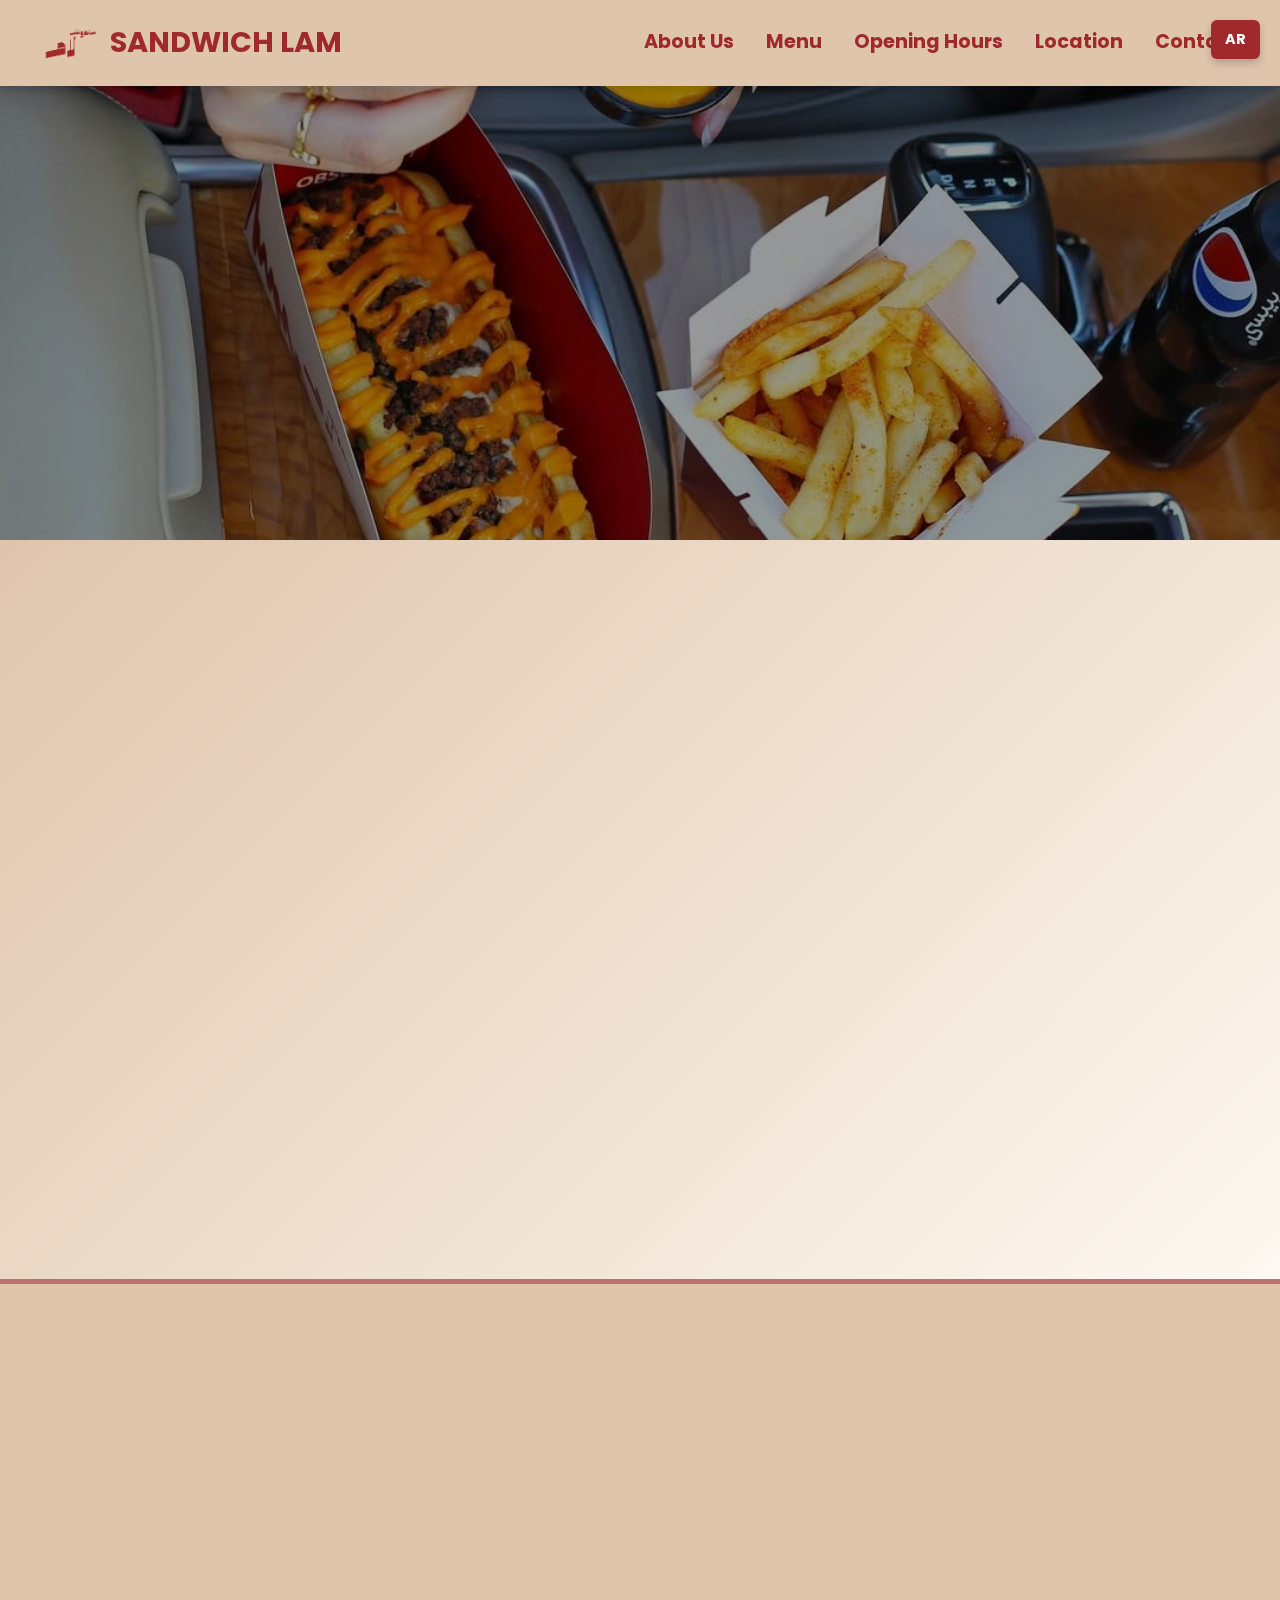
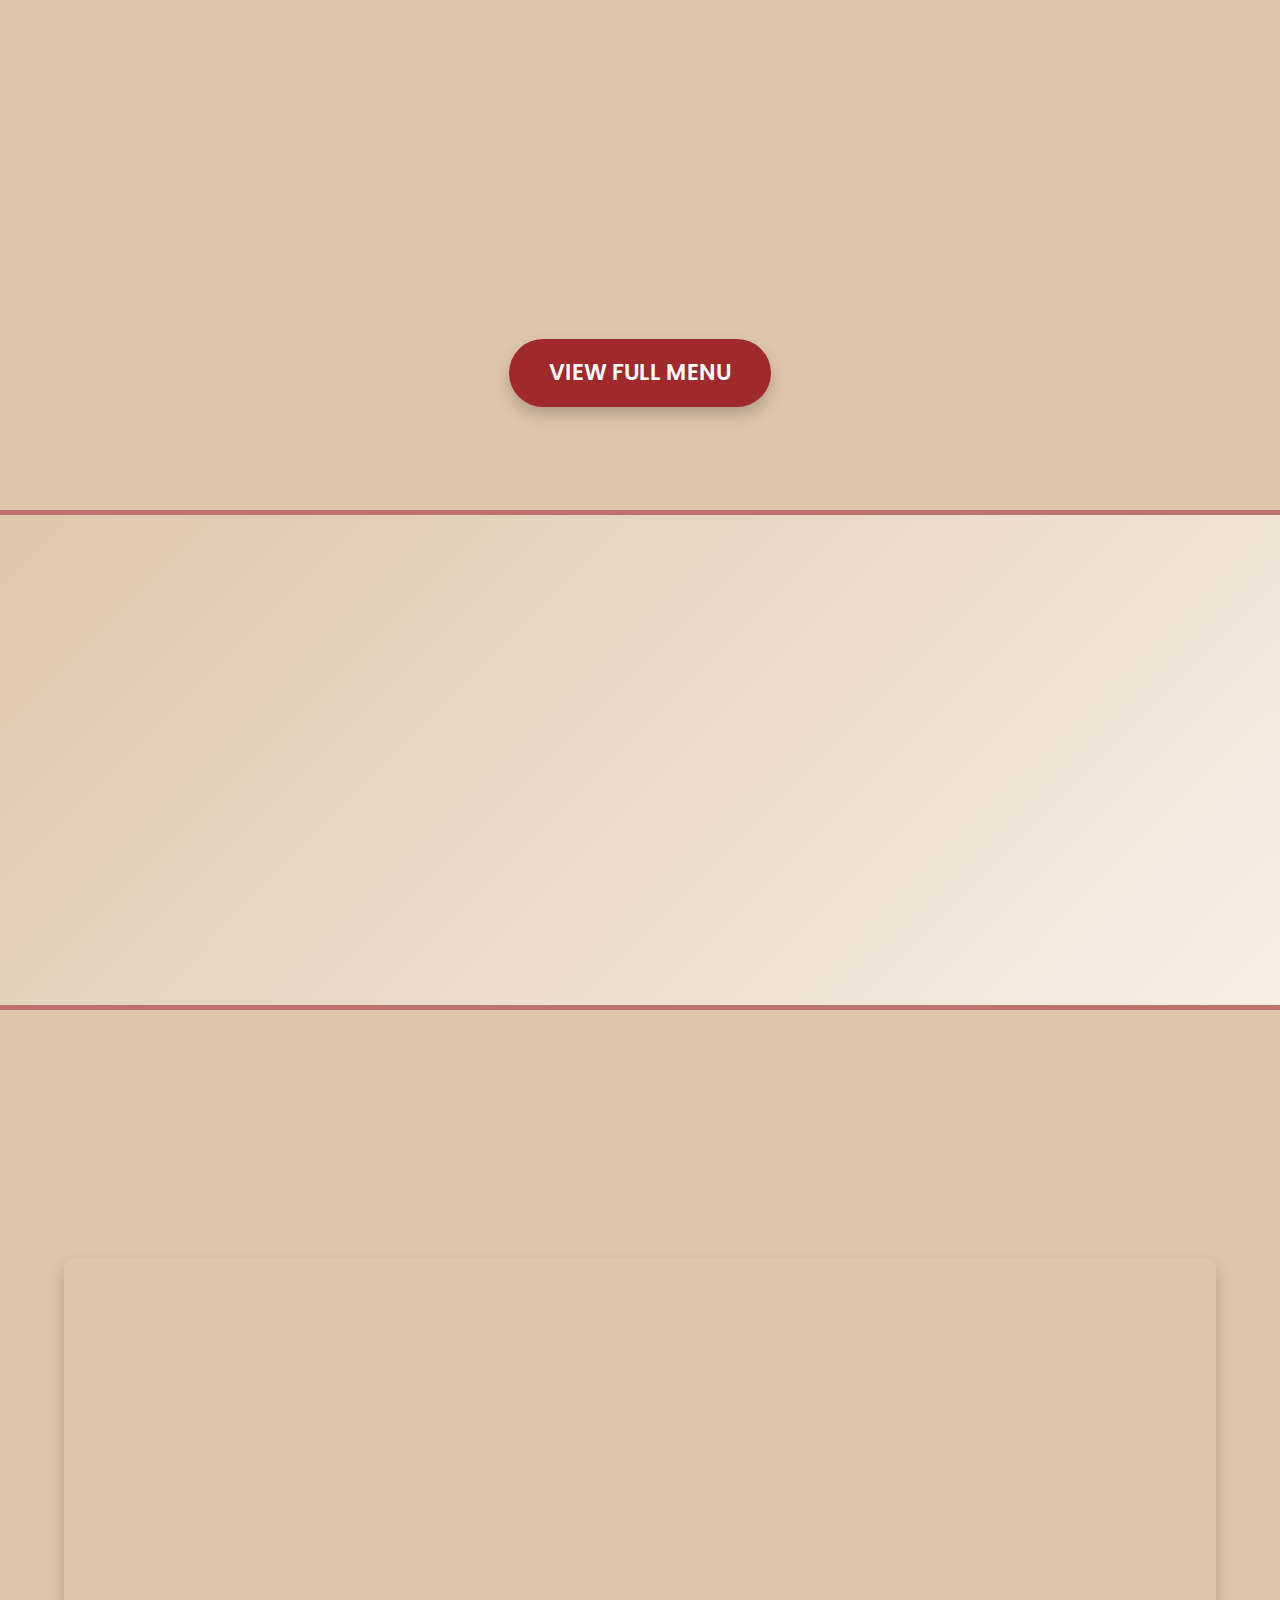
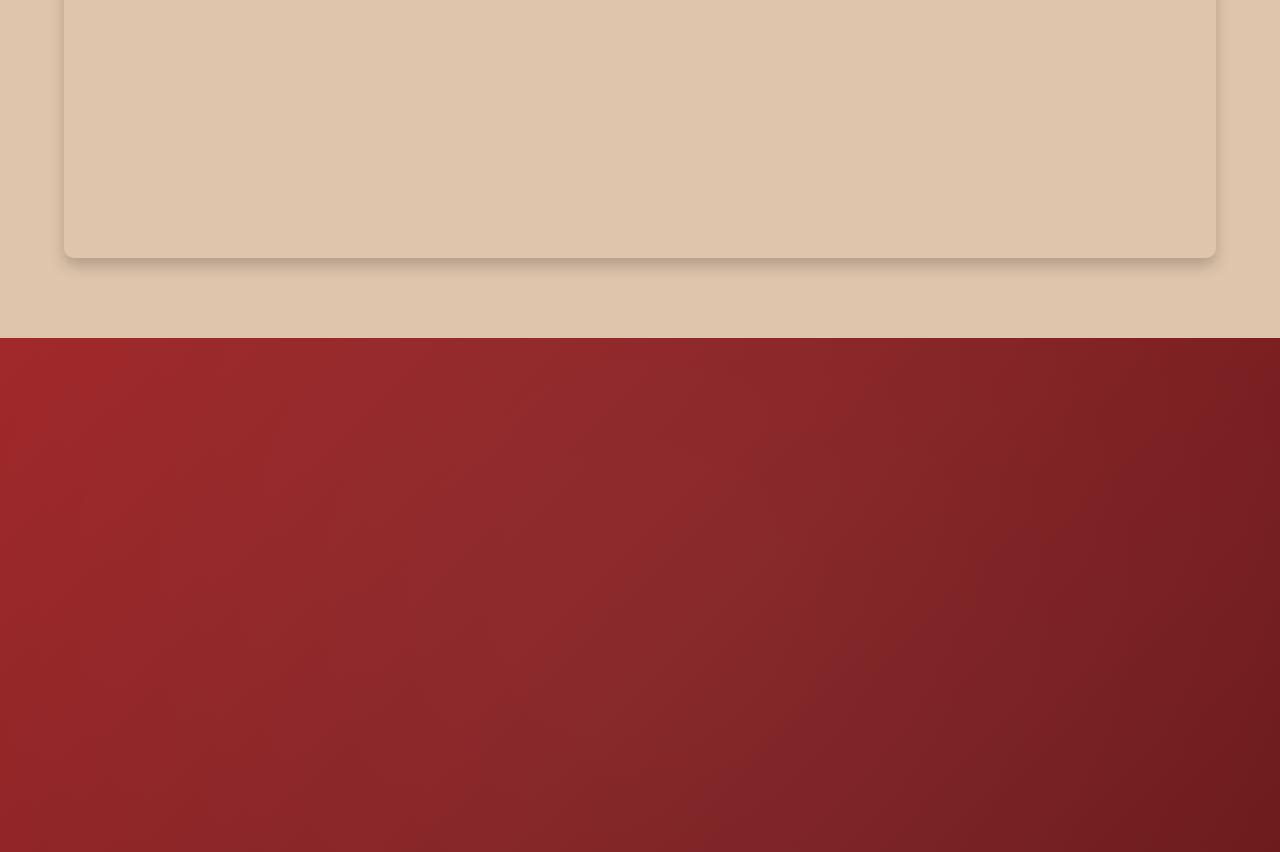
<file: index.html>
<!DOCTYPE html>
<html lang="en">
<head>
  <meta charset="UTF-8">
  <meta name="viewport" content="width=device-width, initial-scale=1.0">
  <title>Sandwich Lam</title>
  <link rel="stylesheet" href="styles.css">
  <!-- Google Font -->
  <link href="https://fonts.googleapis.com/css2?family=Poppins:wght@400;600&display=swap" rel="stylesheet">
  <!-- Font Awesome -->
  <link href="https://cdnjs.cloudflare.com/ajax/libs/font-awesome/5.15.4/css/all.min.css" rel="stylesheet">
</head>
<body>
<header class="main-header">
  <div class="container">
    <!-- Logo and Title -->
    <div class="logo-section">
      <img src="assets/logo.jpg" alt="Sandwich Lam Logo" class="logo">
      <span class="cafe-name">Sandwich Lam</span>
    </div>

    <!-- Navigation Menu -->
    <nav>
      <ul class="nav-links">
        <li><a href="#about">About Us</a></li>
        <li><a href="#menu">Menu</a></li>
        <li><a href="#hours">Opening Hours</a></li>
        <li><a href="#location">Location</a></li>
        <li><a href="#contact">Contact</a></li>
      </ul>

      <!-- Language Switch Button -->
<a href="index1.html" class="language-btn">AR</a>


      <!-- Hamburger Menu -->
      <div class="hamburger">
        <span class="line"></span>
        <span class="line"></span>
        <span class="line"></span>
      </div>
    </nav>
  </div>
</header>


<section class="hero">
  <div class="hero-overlay">

  </div>
</section>


<section id="about" class="about-us">
  <div class="container">
      <div class="about-content">
          <div class="about-text">
              <h2 class="section-title">Who We Are</h2>
              <p class="section-description">
                  At Sandwich Lam, we’re passionate about delivering the finest, freshest sandwiches made with high-quality ingredients and bold flavors.
              </p>
              <p class="section-description">
                  Our drive-through concept ensures that you get your meal quickly and conveniently without compromising on taste or freshness.
              </p>
              <p class="section-description">
                  Whether you’re looking for a quick bite or a gourmet sandwich experience, we’re here to serve you something special every time.
              </p>
          </div>
          <div class="about-image">
              <img src="assets/aboutus.jpg" alt="Freshly made sandwich at Sandwich Lam">
          </div>
      </div>
  </div>
</section>


<div class="section-divider"></div>

<section id="menu" class="menu-section">
  <div class="menu-background"></div>
  <div class="container">
      <h2 class="section-title">Our Menu</h2>
      <p class="section-description">
          Experience the finest handcrafted sandwiches, made fresh just for you.
      </p>

      <div class="menu-preview">
          <div class="menu-item">
              <img src="assets/image1.jpeg" alt="Delicious Sandwich">
              <h3>Signature Kabab Sandwich</h3>
          </div>
          <div class="menu-item">
              <img src="assets/image4.jpeg" alt="Gourmet Sandwich">
              <h3>Lamb Shish Tawook Sandwich</h3>
          </div>
          <div class="menu-item">
              <img src="assets/image8.jpeg" alt="Tasty Wrap">
              <h3>Chicken Saj Sandwich</h3>
          </div>
      </div>

      <a href="menu.html" class="menu-button">View Full Menu</a>
  </div>
</section>



<div class="section-divider"></div>

<section id="hours" class="opening-hours">
    <div class="container">
        <h2 class="section-title">Opening Hours</h2>
        <p class="section-description">We’re here to serve you fresh sandwiches every day.</p>
        
        <div class="hours-card">
            <div class="icon">
                <i class="fas fa-clock"></i>
            </div>
            <div class="hours-info">
                <span class="day-name">Every Day</span>
                <span class="day-time" dir="ltr">1:00 PM - 3:00 AM</span>
            </div>
        </div>
    </div>
 </section>
 
  <div class="section-divider"></div>
  
  <section id="location" class="location-section">
    <div class="container">
        <h2 class="section-title">Our Location</h2>
        <p class="section-description">
            Visit us at our drive-through to enjoy fresh sandwiches made just for you.
        </p>
        <div class="map-frame">
          <iframe 
          src="https://www.google.com/maps/embed?pb=!1m18!1m12!1m3!1d3631.626383192659!2d39.64916467558552!3d24.463744578190493!2m3!1f0!2f0!3f0!3m2!1i1024!2i768!4f13.1!3m3!1m2!1s0x15bd950006dcb939%3A0xfee30a3686e8c61d!2z2LPYp9mG2K_ZiNiq2LQg2YTYp9mF!5e0!3m2!1sen!2suk!4v1741579577819!5m2!1sen!2suk" 
          width="100%" 
          height="350" 
          style="border:0;" 
          allowfullscreen="" 
          loading="lazy" 
          referrerpolicy="no-referrer-when-downgrade">
      </iframe>
      
      
        </div>
    </div>
</section>


  

<footer id="contact" class="contact-footer">
    <div class="container">
        <h2 class="footer-title">Stay Connected</h2>
        <p class="footer-description">
            Follow us for the latest updates, exclusive deals, and behind-the-scenes moments!
        </p>
        
        <div class="social-icons">
            <a href="https://wa.me/+966569342789" target="_blank" class="social-link whatsapp">
                <i class="fab fa-whatsapp"></i>
            </a>
            <a href="https://instagram.com/sandwich.lam" target="_blank" class="social-link instagram">
                <i class="fab fa-instagram"></i>
            </a>
            <a href="https://www.tiktok.com/@sandwich.lam" target="_blank" class="social-link tiktok">
                <i class="fab fa-tiktok"></i>
            </a>
        </div>

        <div class="footer-bottom">
            <p>&copy; 2024 Sandwich Lam. All rights reserved.</p>
        </div>
    </div>
</footer>

  

  <script src="script.js"></script>
</body>
</html>
</file>
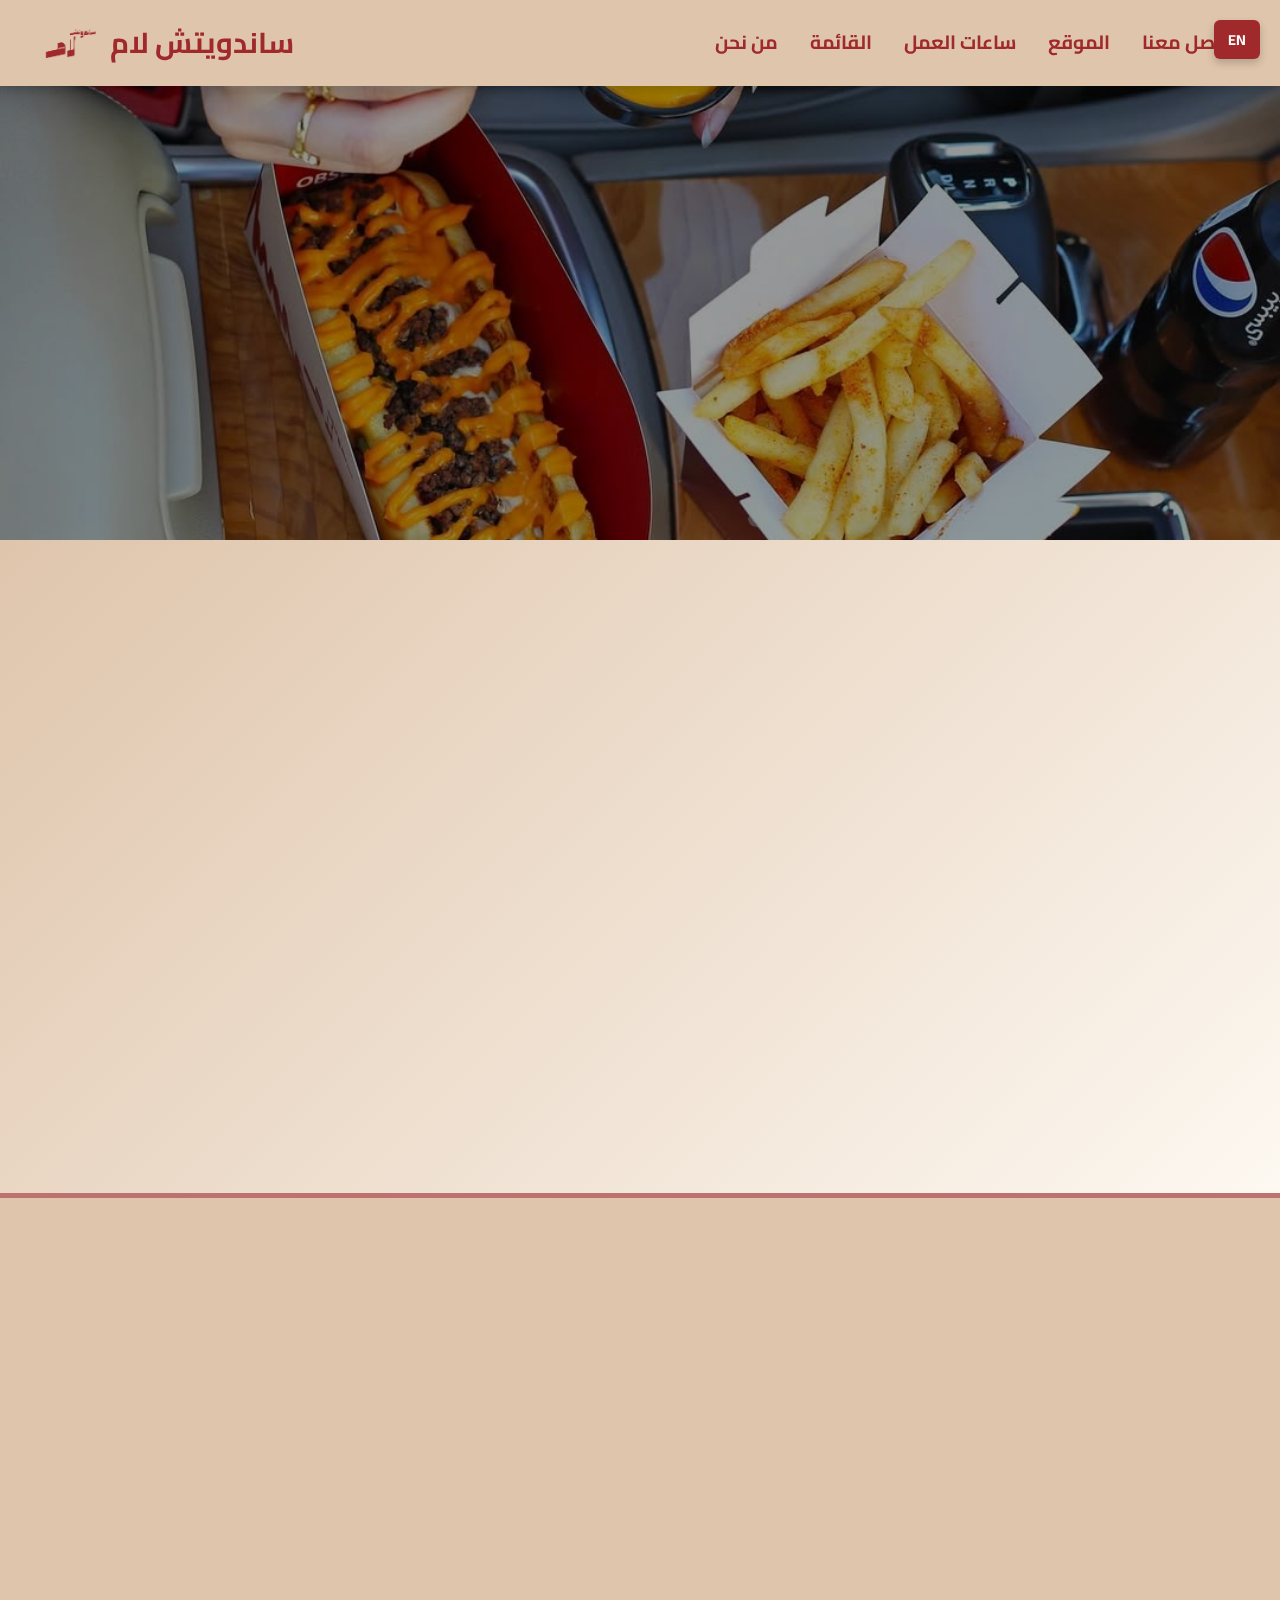
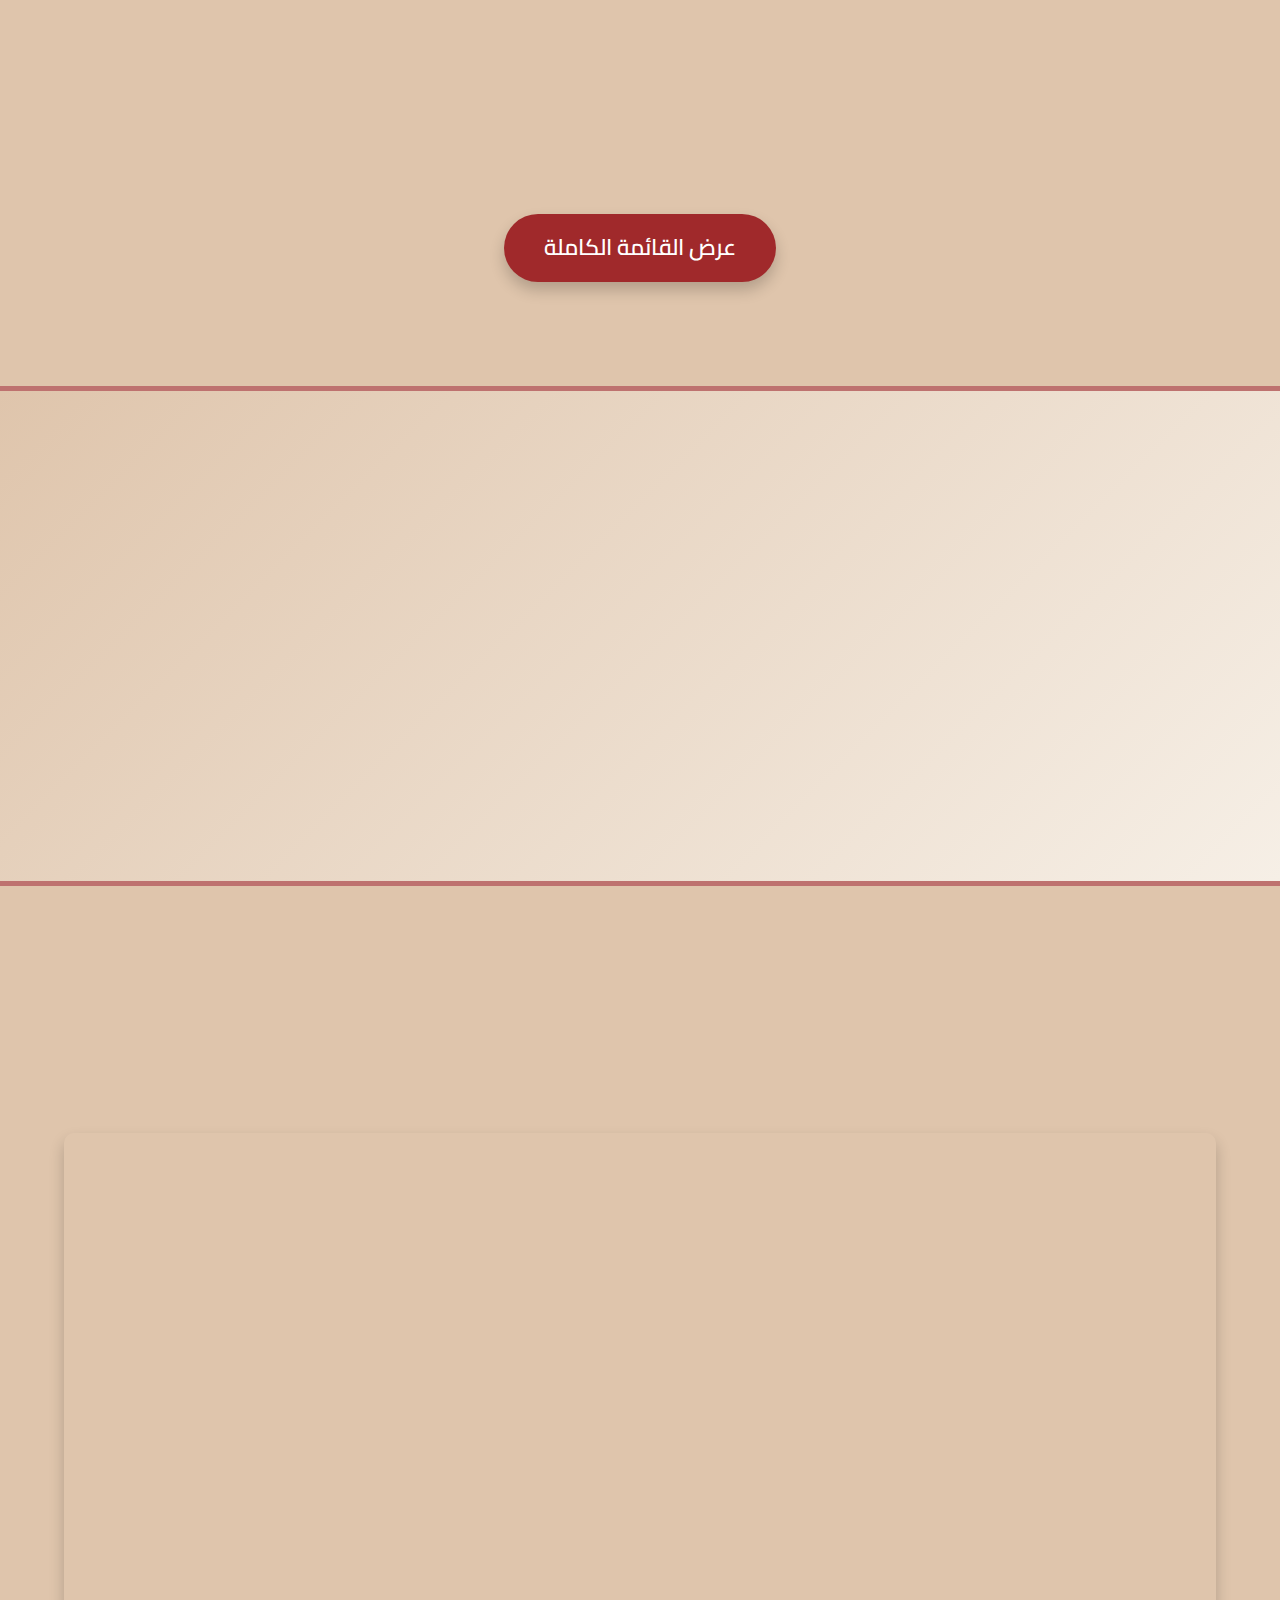
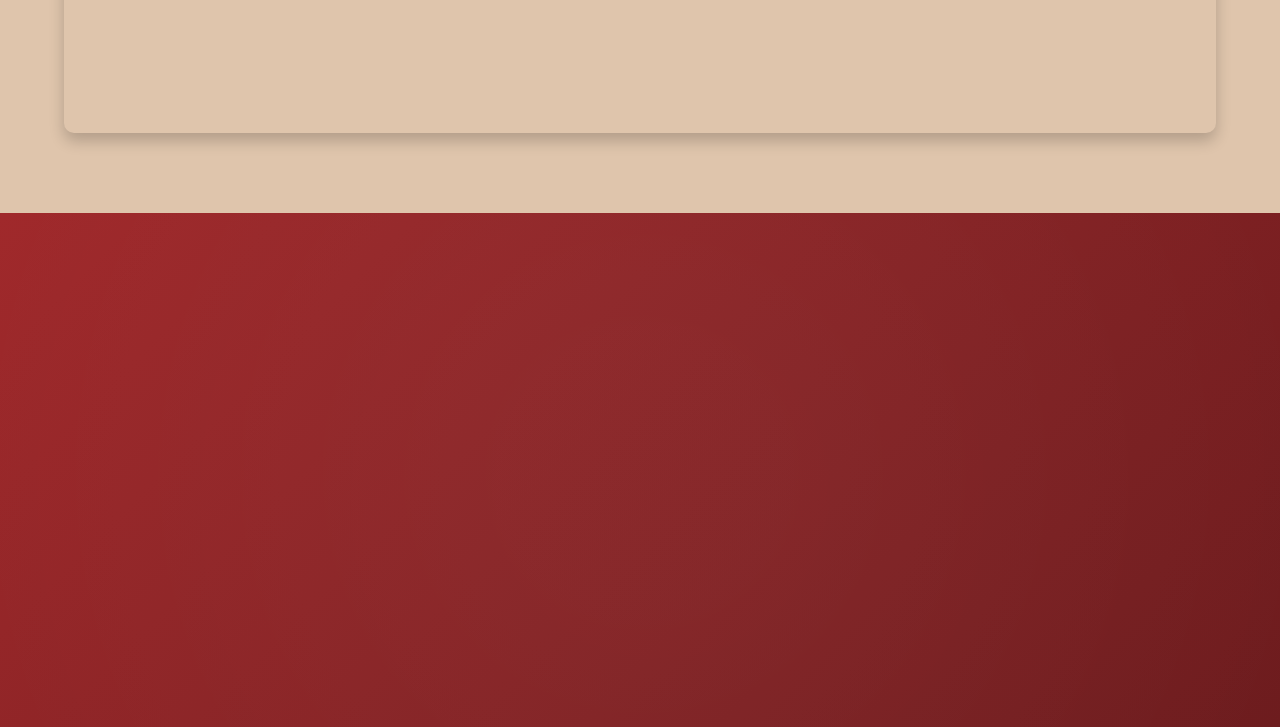
<file: index1.html>
<!DOCTYPE html>
<html lang="ar">
<head>
    <meta charset="UTF-8">
    <meta name="viewport" content="width=device-width, initial-scale=1.0">
    <title>ساندويتش لام</title>
    <link rel="stylesheet" href="styles1.css">
    <!-- Google Font -->
    <link href="https://fonts.googleapis.com/css2?family=Poppins:wght@400;600&display=swap" rel="stylesheet">
    <!-- Font Awesome -->
    <link href="https://cdnjs.cloudflare.com/ajax/libs/font-awesome/5.15.4/css/all.min.css" rel="stylesheet">
</head>
<body>
<header class="main-header">
    <div class="container">
        <!-- Logo and Title -->
        <div class="logo-section">
            <img src="assets/logo.jpg" alt="شعار ساندويتش لام" class="logo">
            <span class="cafe-name">ساندويتش لام</span>
        </div>

        <!-- Navigation Menu -->
        <nav>
            <ul class="nav-links">
                <li><a href="#about">من نحن</a></li>
                <li><a href="#menu">القائمة</a></li>
                <li><a href="#hours">ساعات العمل</a></li>
                <li><a href="#location">الموقع</a></li>
                <li><a href="#contact">تواصل معنا</a></li>
            </ul>
 
            <!-- Language Switch Button -->
            <a href="index.html" class="language-btn">EN</a>

            <!-- Hamburger Menu -->
            <div class="hamburger">
                <span class="line"></span>
                <span class="line"></span>
                <span class="line"></span>
            </div>
        </nav>
    </div>
</header>

<section class="hero">
    <div class="hero-overlay"></div>
</section>

<section id="about" class="about-us">
    <div class="container">
        <div class="about-content">
            <div class="about-text">
                <h2 class="section-title">من نحن</h2>
                <p class="section-description">
                    في ساندويتش لام، نحن متحمسون لتقديم أفضل وألذ الساندويتشات المصنوعة من مكونات عالية الجودة ونكهات جريئة.
                </p>
                <p class="section-description">
                    يضمن مفهوم القيادة لدينا أنك ستحصل على وجبتك بسرعة وسهولة دون المساس بالجودة والطعم.
                </p>
                <p class="section-description">
                    سواء كنت تبحث عن وجبة سريعة أو تجربة طعام فاخرة، نحن هنا لنقدم لك شيئًا مميزًا في كل مرة.
                </p>
            </div>
            <div class="about-image">
                <img src="assets/aboutus.jpg" alt="ساندويتش طازج من ساندويتش لام">
            </div>
        </div>
    </div>
</section>

<div class="section-divider"></div>

<section id="menu" class="menu-section">
    <div class="menu-background"></div>
    <div class="container">
        <h2 class="section-title">قائمتنا</h2>
        <p class="section-description">
            استمتع بأفضل الساندويتشات المصنوعة خصيصًا لك.
        </p>

        <div class="menu-preview">
            <div class="menu-item">
                <img src="assets/image1.jpeg" alt="ساندويتش لذيذ">
                <h3>ساندويتش كباب لام</h3>
            </div>
            <div class="menu-item">
                <img src="assets/image4.jpeg" alt="ساندويتش فاخر">
                <h3>ساندويتش شيش طاووق لحم</h3>
            </div>
            <div class="menu-item">
                <img src="assets/image8.jpeg" alt="لفاف دجاج">
                <h3>ساندويتش صاج دجاج</h3>
            </div>
        </div>

        <a href="menu1.html" class="menu-button">عرض القائمة الكاملة</a>
    </div>
</section>

<div class="section-divider"></div>

<section id="hours" class="opening-hours">
    <div class="container">
        <h2 class="section-title">ساعات العمل</h2>
        <p class="section-description">نحن هنا لنقدم لك الساندويتشات الطازجة كل يوم.</p>
        
        <div class="hours-card">
            <div class="icon">
                <i class="fas fa-clock"></i>
            </div>
            <div class="hours-info">
                <span class="day-name">كل يوم</span>
                <span class="day-time" dir="ltr">1:00 PM - 3:00 AM</span>
            </div>
        </div>
    </div>
</section>

<div class="section-divider"></div>

<section id="location" class="location-section">
    <div class="container">
        <h2 class="section-title">موقعنا</h2>
        <p class="section-description">
            زرنا في موقعنا لتستمتع بساندويتشات طازجة صنعت خصيصًا لك.
        </p>
        <div class="map-frame">
            <iframe 
                src="https://www.google.com/maps/embed?pb=!1m18!1m12!1m3!1d3631.626383192659!2d39.64916467558552!3d24.463744578190493!2m3!1f0!2f0!3f0!3m2!1i1024!2i768!4f13.1!3m3!1m2!1s0x15bd950006dcb939%3A0xfee30a3686e8c61d!2z2LPYp9mG2K_ZiNiq2LQg2YTYp9mF!5e0!3m2!1sen!2suk!4v1741579577819!5m2!1sen!2suk" 
                width="100%" 
                height="350" 
                style="border:0;" 
                allowfullscreen="" 
                loading="lazy" 
                referrerpolicy="no-referrer-when-downgrade">
            </iframe>
        </div>
    </div>
</section>


<footer id="contact" class="contact-footer">
    <div class="container">
        <h2 class="footer-title">ابقَ على تواصل</h2>
        <p class="footer-description">
            تابعنا للحصول على آخر العروض والأخبار الحصرية!
        </p>
        
        <div class="social-icons">
            <a href="https://wa.me/+966569342789" target="_blank" class="social-link whatsapp">
                <i class="fab fa-whatsapp"></i>
            </a>
            <a href="https://instagram.com/sandwich.lam" target="_blank" class="social-link instagram">
                <i class="fab fa-instagram"></i>
            </a>
            <a href="https://www.tiktok.com/@sandwich.lam" target="_blank" class="social-link tiktok">
                <i class="fab fa-tiktok"></i>
            </a>
        </div>

        <div class="footer-bottom">
            <p>&copy; 2024 ساندويتش لام. جميع الحقوق محفوظة.</p>
        </div>
    </div>
</footer>

<script src="script.js"></script>
</body>
</html>
</file>
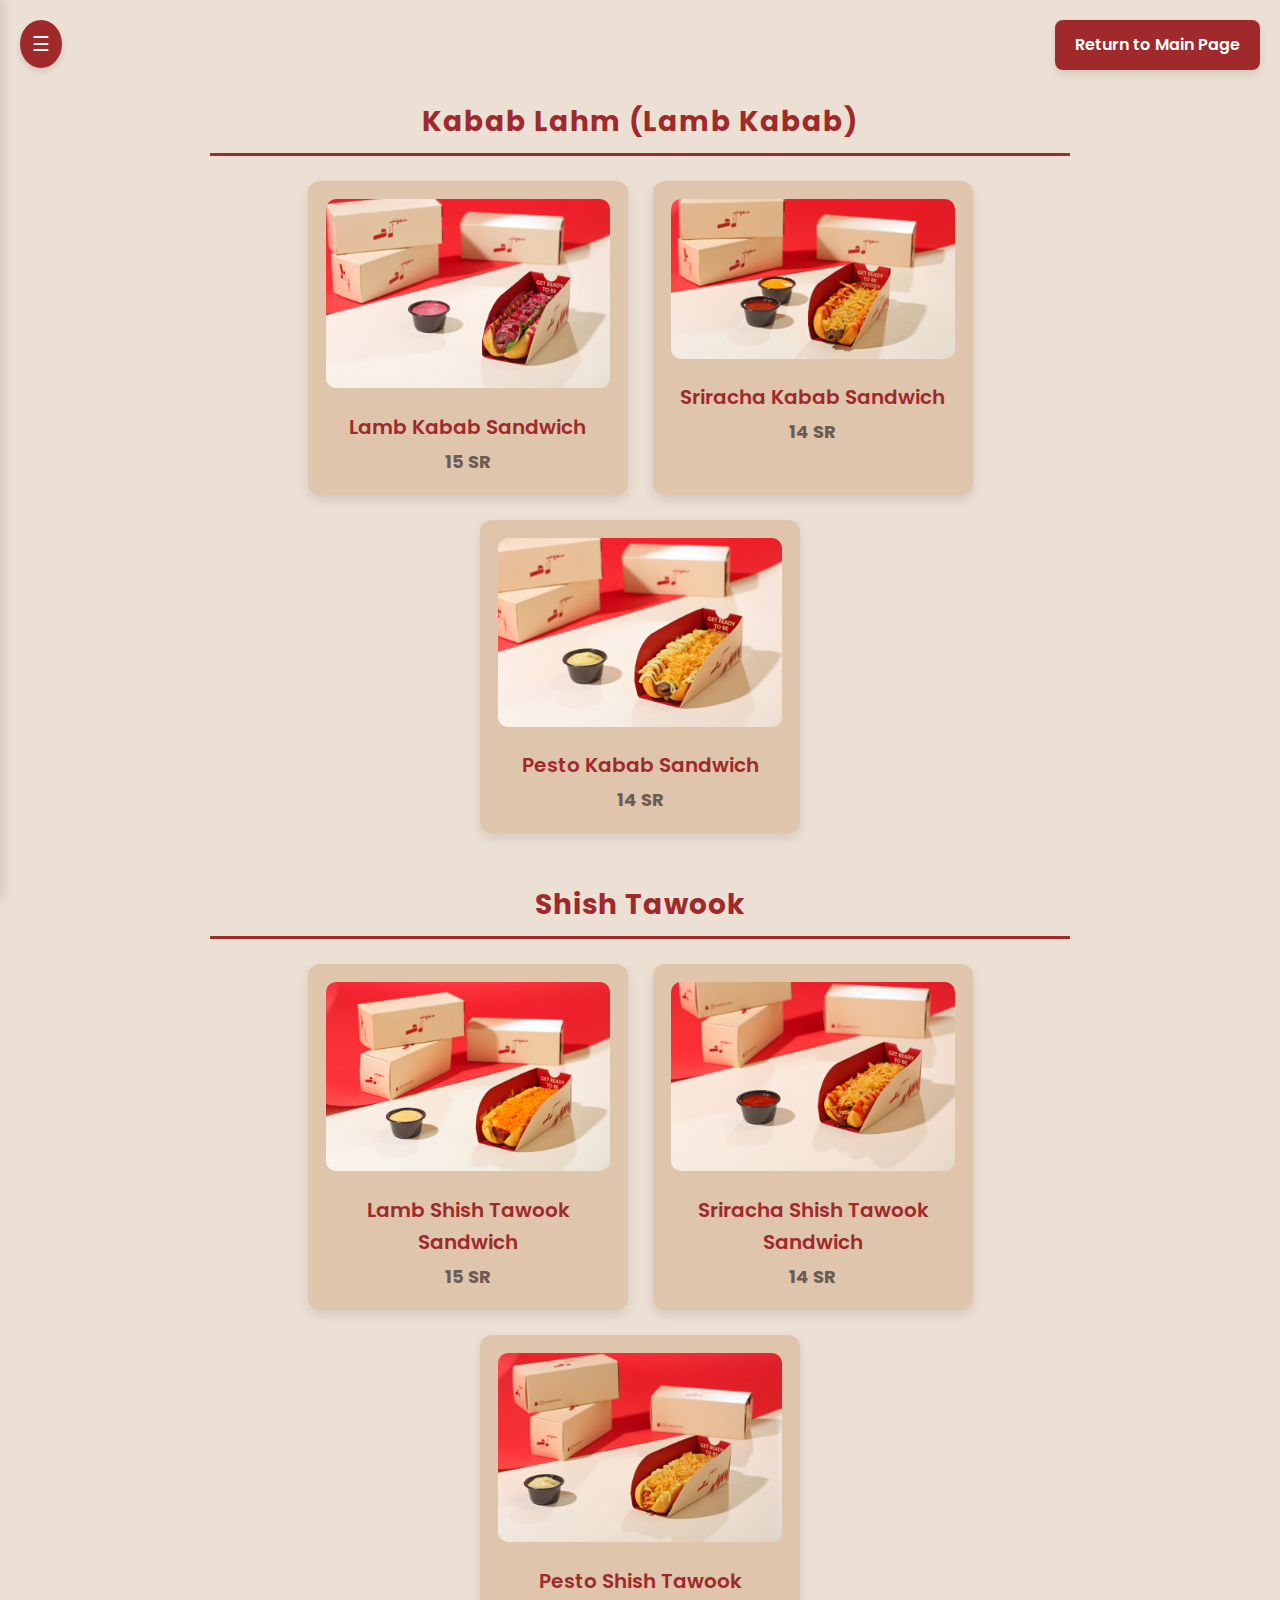
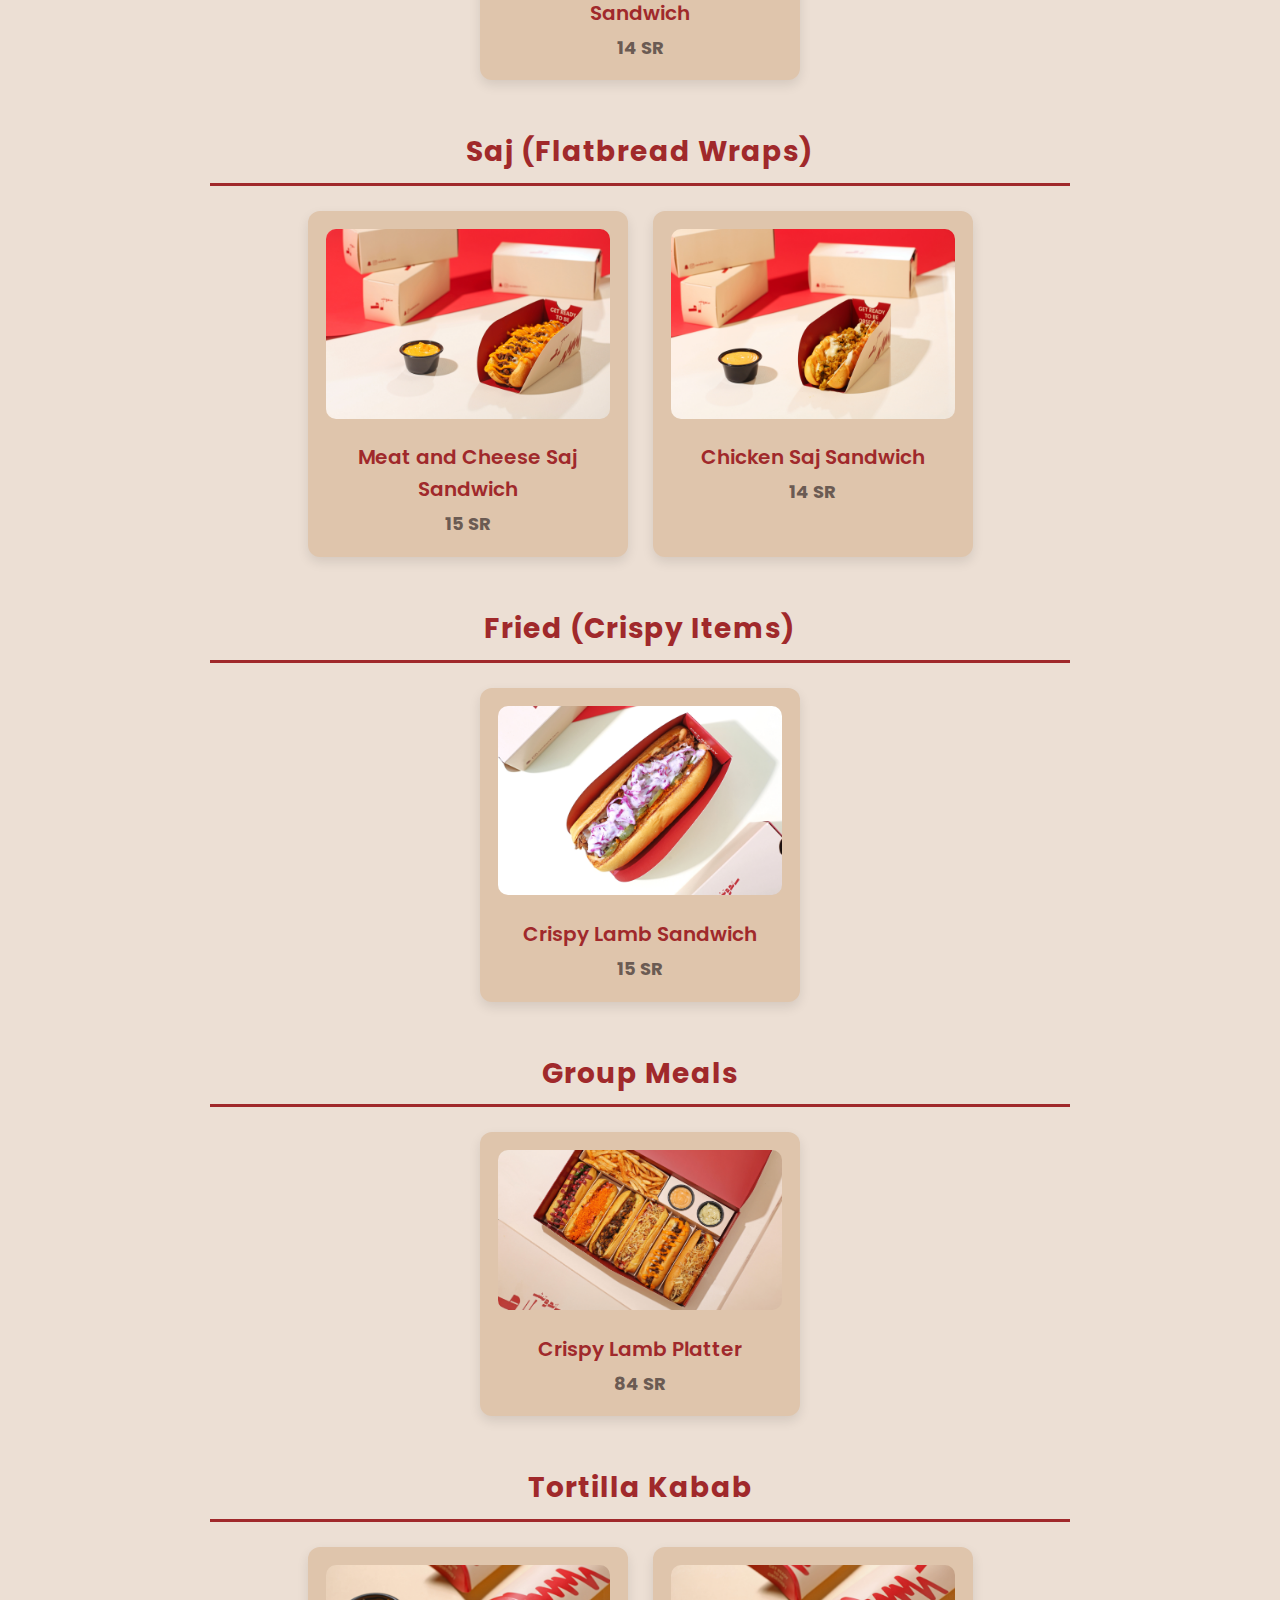
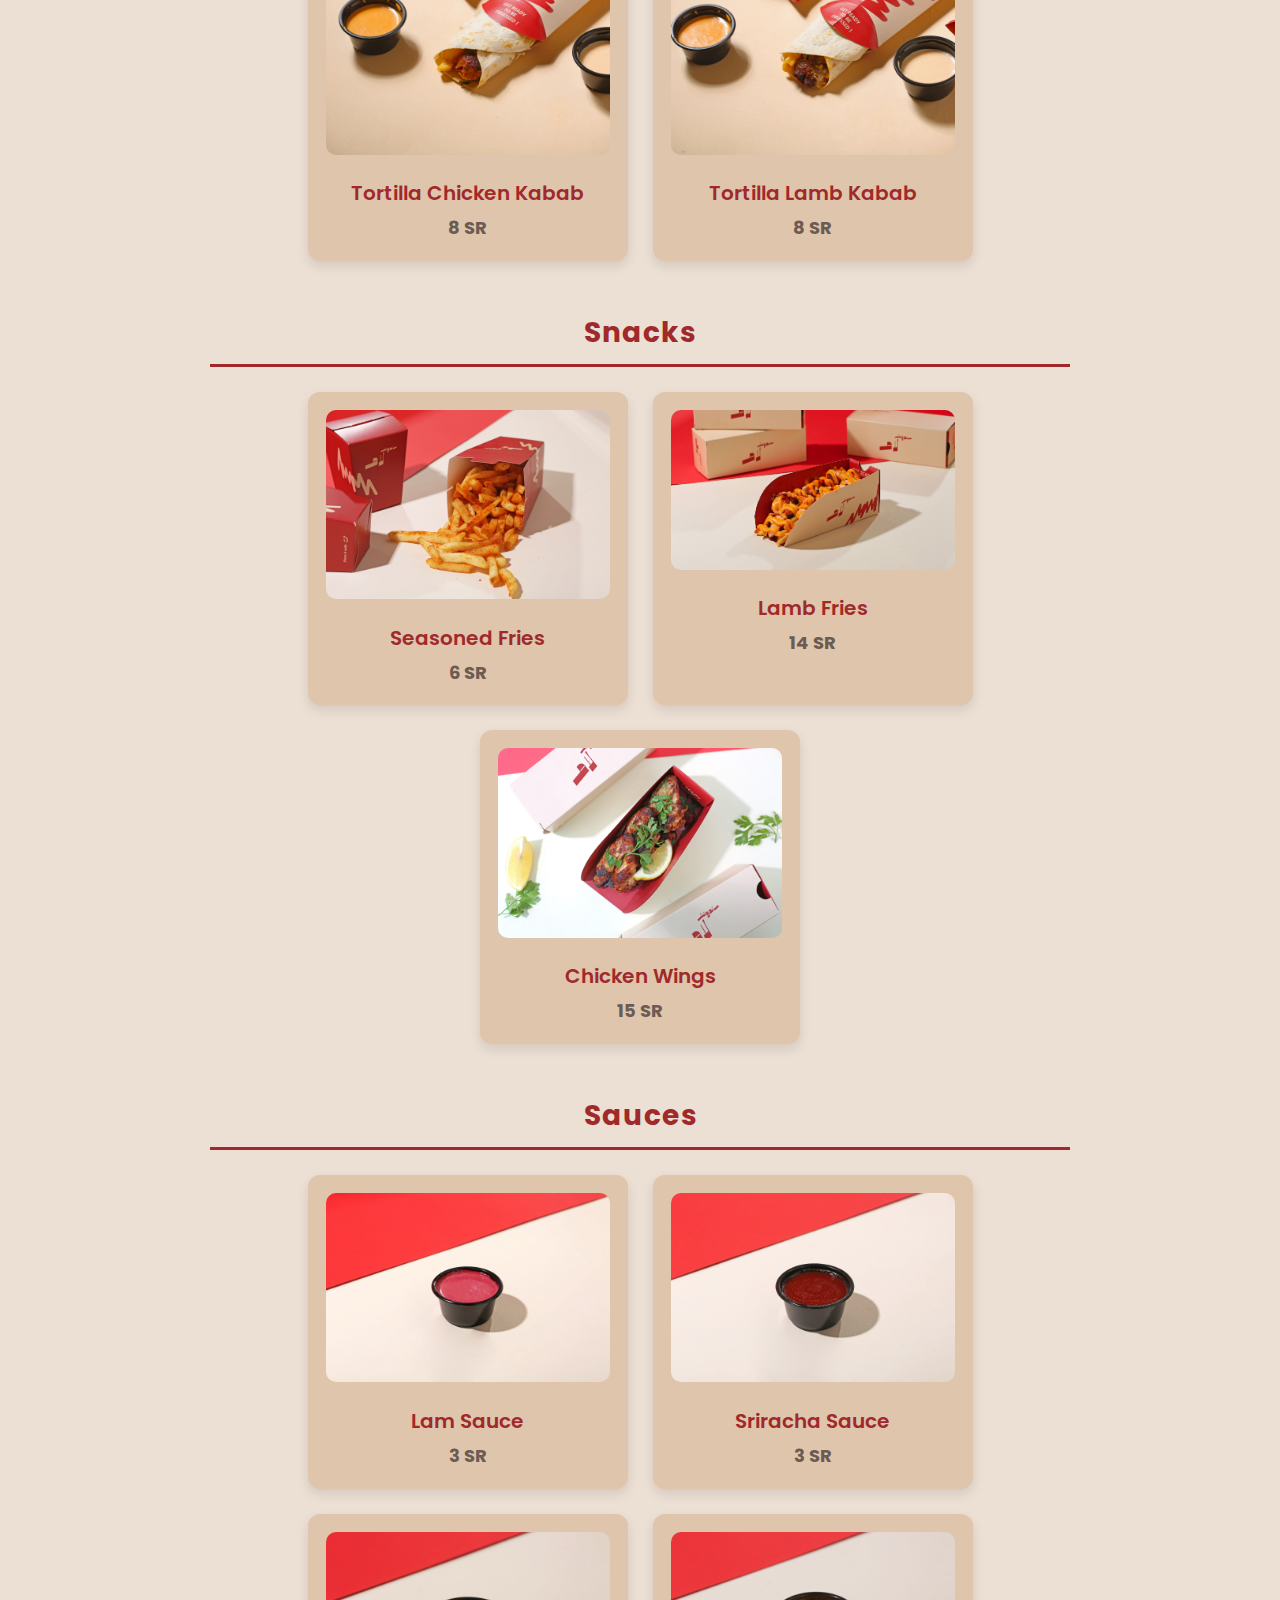
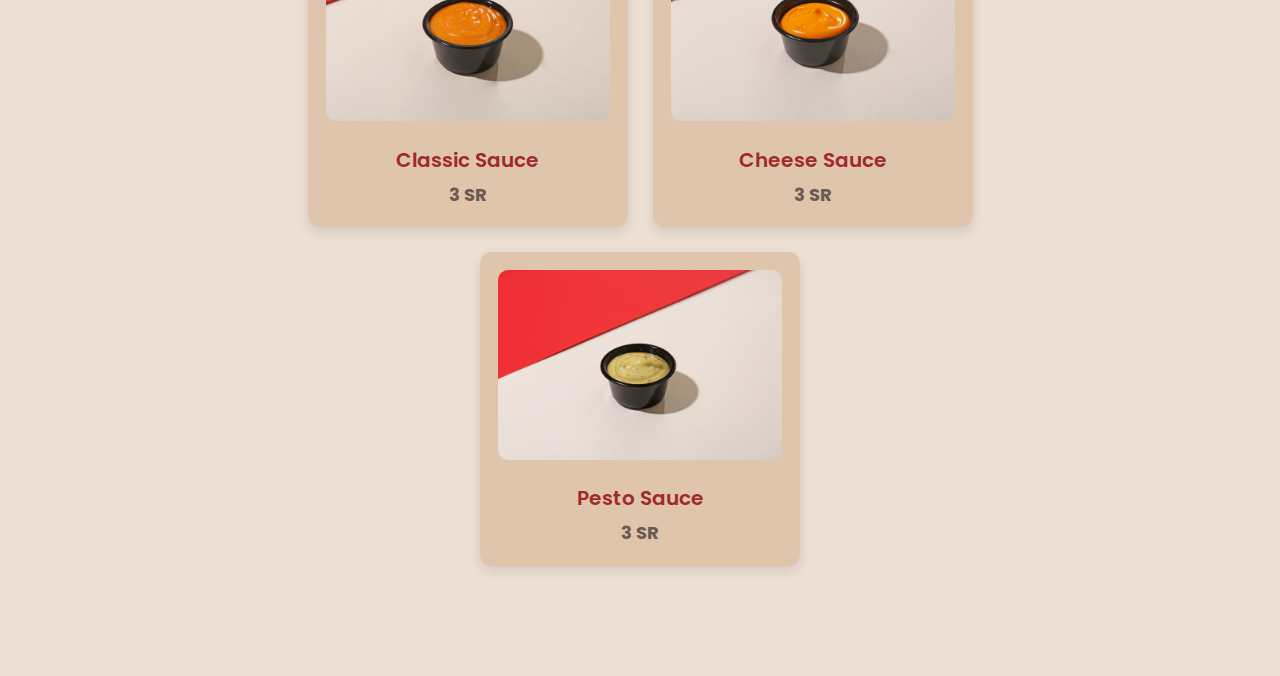
<file: menu.html>
<!DOCTYPE html>
<html lang="ar">
<head>
    <meta charset="UTF-8">
    <meta name="viewport" content="width=device-width, initial-scale=1.0">
    <title>Menu - Sandwich Lam</title>
    <link rel="stylesheet" href="menu.css">
    <!-- Google Font -->
    <link href="https://fonts.googleapis.com/css2?family=Poppins:wght@400;600&display=swap" rel="stylesheet">
    <!-- Font Awesome -->
    <link href="https://cdnjs.cloudflare.com/ajax/libs/font-awesome/5.15.4/css/all.min.css" rel="stylesheet">
</head>
<body>

    <a href="index.html" class="return-btn">Return to Main Page</a>


    <div class="menu-container">
        <!-- Sidebar Navigation (Collapsible) -->
        <nav class="menu-sidebar" id="menuSidebar">
            <button class="close-btn" id="closeSidebarBtn">✖</button>
            <ul>
                <li><a href="#kabab-lahm">Lamb Kabab</a></li>
                <li><a href="#shish-tawook">Shish Tawook</a></li>
                <li><a href="#saj">Saj</a></li>
                <li><a href="#fried">Fried</a></li>
                <li><a href="#group-meals">Group Meals</a></li>
                <li><a href="#tortilla-kabab">Tortilla Kabab</a></li> <!-- New Section Added -->

                <li><a href="#snacks">Snacks</a></li>
                <li><a href="#sauces">Sauces</a></li>
            </ul>
        </nav>

        <!-- Open Sidebar Button -->
        <button class="open-btn" id="openSidebarBtn">☰</button>

<!-- Full Menu Button Centered -->


        <!-- Main Content -->
        <main class="menu-content">
            <section id="kabab-lahm">
                <h2 class="section-title">Kabab Lahm (Lamb Kabab)</h2>
                <div class="menu-items">
                    <div class="menu-item">
                        <img src="assets/image1.jpeg" alt="Lamb Kabab Sandwich">
                        <h3>Lamb Kabab Sandwich</h3>
                        <p>15 SR</p>
                    </div>
                    <div class="menu-item">
                        <img src="assets/image2.jpeg" alt="Sriracha Kabab Sandwich">
                        <h3>Sriracha Kabab Sandwich</h3>
                        <p>14 SR</p>
                    </div>
                    <div class="menu-item">
                        <img src="assets/image3.jpeg" alt="Pesto Kabab Sandwich">
                        <h3>Pesto Kabab Sandwich</h3>
                        <p>14 SR</p>
                    </div>
                </div>
            </section>

            <section id="shish-tawook">
                <h2 class="section-title">Shish Tawook</h2>
                <div class="menu-items">
                    <div class="menu-item">
                        <img src="assets/image4.jpeg" alt="Lamb Shish Tawook Sandwich">
                        <h3>Lamb Shish Tawook Sandwich</h3>
                        <p>15 SR</p>
                    </div>
                    <div class="menu-item">
                        <img src="assets/image5.jpeg" alt="Sriracha Shish Tawook Sandwich">
                        <h3>Sriracha Shish Tawook Sandwich</h3>
                        <p>14 SR</p>
                    </div>
                    <div class="menu-item">
                        <img src="assets/image6.jpeg" alt="Pesto Shish Tawook Sandwich">
                        <h3>Pesto Shish Tawook Sandwich</h3>
                        <p>14 SR</p>
                    </div>
                </div>
            </section>

            <section id="saj">
                <h2 class="section-title">Saj (Flatbread Wraps)</h2>
                <div class="menu-items">
                    <div class="menu-item">
                        <img src="assets/image7.jpeg" alt="Meat and Cheese Saj Sandwich">
                        <h3>Meat and Cheese Saj Sandwich</h3>
                        <p>15 SR</p>
                    </div>
                    <div class="menu-item">
                        <img src="assets/image8.jpeg" alt="Chicken Saj Sandwich">
                        <h3>Chicken Saj Sandwich</h3>
                        <p>14 SR</p>
                    </div>
                </div>
            </section>

            <section id="fried">
                <h2 class="section-title">Fried (Crispy Items)</h2>
                <div class="menu-items">
                    <div class="menu-item">
                        <img src="assets/image9.jpeg" alt="Crispy Lamb Sandwich">
                        <h3>Crispy Lamb Sandwich</h3>
                        <p>15 SR</p>
                    </div>
                </div>
            </section>

            <section id="group-meals">
                <h2 class="section-title">Group Meals</h2>
                <div class="menu-items">
                    <div class="menu-item">
                        <img src="assets/image10.jpeg" alt="Crispy Lamb Platter">
                        <h3>Crispy Lamb Platter</h3>
                        <p>84 SR</p>
                    </div>
                </div>
            </section>

            <!-- Tortilla Kabab Section -->
<section id="tortilla-kabab">
    <h2 class="section-title">Tortilla Kabab</h2>
    <div class="menu-items">
        <!-- Tortilla Chicken Kabab -->
        <div class="menu-item">
            <img src="assets/image21.jpeg" alt="Tortilla Chicken Kabab">
            <h3>Tortilla Chicken Kabab</h3>
            <p>8 SR</p>
        </div>

        <!-- Tortilla كباب لحم -->
        <div class="menu-item">
            <img src="assets/image22.jpeg" alt="Tortilla كباب لحم">
            <h3>Tortilla Lamb Kabab</h3>
            <p>8 SR</p>
        </div>
    </div>
</section>

            <section id="snacks">
                <h2 class="section-title">Snacks</h2>
                <div class="menu-items">
                    <div class="menu-item">
                        <img src="assets/image13.jpeg" alt="Seasoned Fries">
                        <h3>Seasoned Fries</h3>
                        <p>6 SR</p>
                    </div>
                    <div class="menu-item">
                        <img src="assets/image14.jpeg" alt="Lamb Fries">
                        <h3>Lamb Fries</h3>
                        <p>14 SR</p>
                    </div>
                    <div class="menu-item">
                        <img src="assets/image15.jpeg" alt="Chicken Wings">
                        <h3>Chicken Wings</h3>
                        <p>15 SR</p>
                    </div>
                </div>
            </section>

            <section id="sauces">
                <h2 class="section-title">Sauces</h2>
                <div class="menu-items">
                    <div class="menu-item">
                        <img src="assets/image16.jpeg" alt="Lam Sauce">
                        <h3>Lam Sauce</h3>
                        <p>3 SR</p>
                    </div>
                    <div class="menu-item">
                        <img src="assets/image17.jpeg" alt="Sriracha Sauce">
                        <h3>Sriracha Sauce</h3>
                        <p>3 SR</p>
                    </div>
                    <div class="menu-item">
                        <img src="assets/image18.jpeg" alt="Classic Sauce">
                        <h3>Classic Sauce</h3>
                        <p>3 SR</p>
                    </div>
                    <div class="menu-item">
                        <img src="assets/image19.jpeg" alt="Cheese Sauce">
                        <h3>Cheese Sauce</h3>
                        <p>3 SR</p>
                    </div>
                    <div class="menu-item">
                        <img src="assets/image20.jpeg" alt="Pesto Sauce">
                        <h3>Pesto Sauce</h3>
                        <p>3 SR</p>
                    </div>
                </div>
            </section>
        </main>
    </div>


    <!-- JavaScript for Sidebar Handling -->
    <script>
        document.addEventListener("DOMContentLoaded", function () {
            const sidebar = document.getElementById("menuSidebar");
            const openBtn = document.getElementById("openSidebarBtn");
            const closeBtn = document.getElementById("closeSidebarBtn");
            const menuLinks = document.querySelectorAll(".menu-sidebar a");

            function openSidebar() {
                sidebar.classList.add("active");
                openBtn.style.display = "none"; // Hide the open button
            }

            function closeSidebar() {
                sidebar.classList.remove("active");
                openBtn.style.display = "block"; // Show the open button
            }

            function toggleSidebar() {
                if (sidebar.classList.contains("active")) {
                    closeSidebar();
                } else {
                    openSidebar();
                }
            }

            function handleMenuClick(event, id) {
                event.preventDefault();
                scrollToSection(id);
                closeSidebar(); // Close sidebar when clicking a section
            }

            function scrollToSection(id) {
                const section = document.getElementById(id);
                if (section) {
                    window.scrollTo({
                        top: section.offsetTop - 50,
                        behavior: "smooth"
                    });
                }
            }

            // Click events
            openBtn.addEventListener("click", openSidebar);
            closeBtn.addEventListener("click", closeSidebar);

            // Close sidebar when clicking outside of it
            document.addEventListener("click", function (event) {
                if (sidebar.classList.contains("active") &&
                    !sidebar.contains(event.target) &&
                    event.target !== openBtn) {
                    closeSidebar();
                }
            });

            // Close sidebar and scroll when clicking a menu link
            menuLinks.forEach(link => {
                link.addEventListener("click", function (event) {
                    handleMenuClick(event, this.getAttribute("href").substring(1));
                });
            });
        });
    </script>

</body>
</html>
</file>
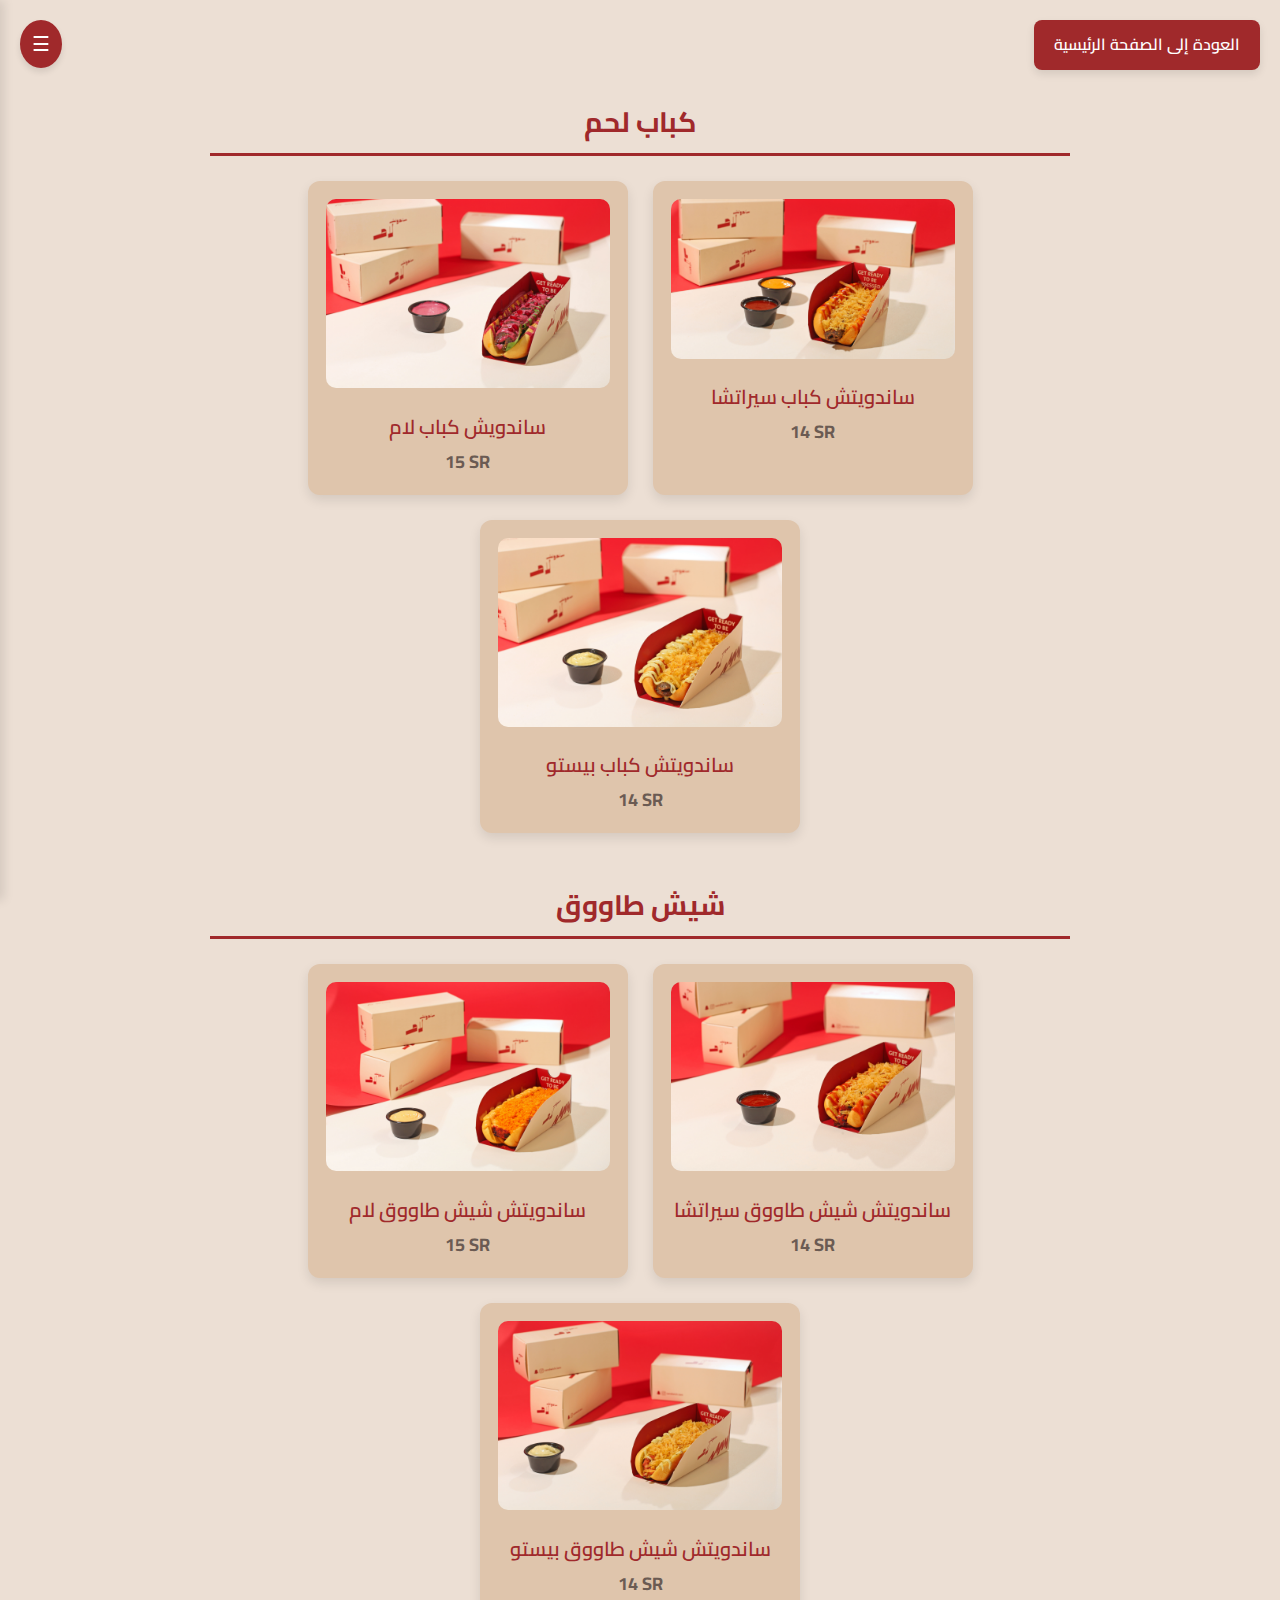
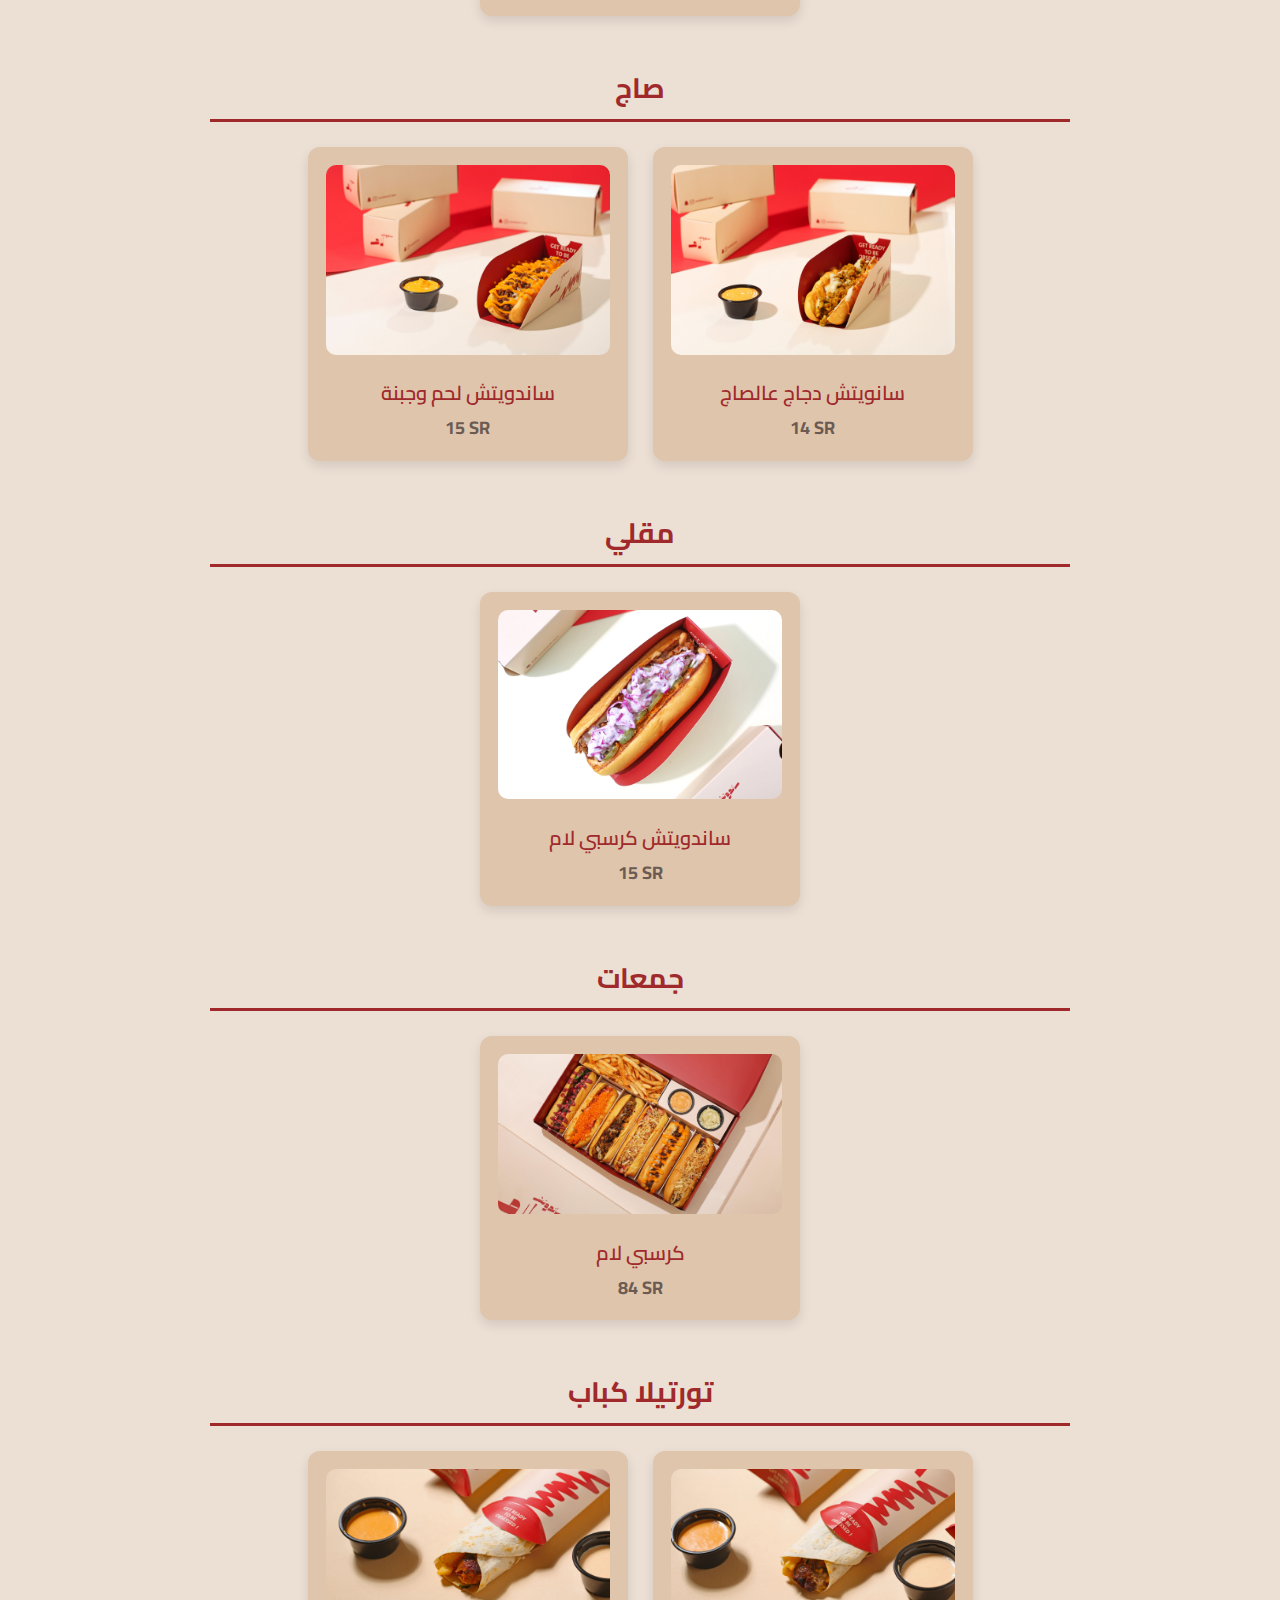
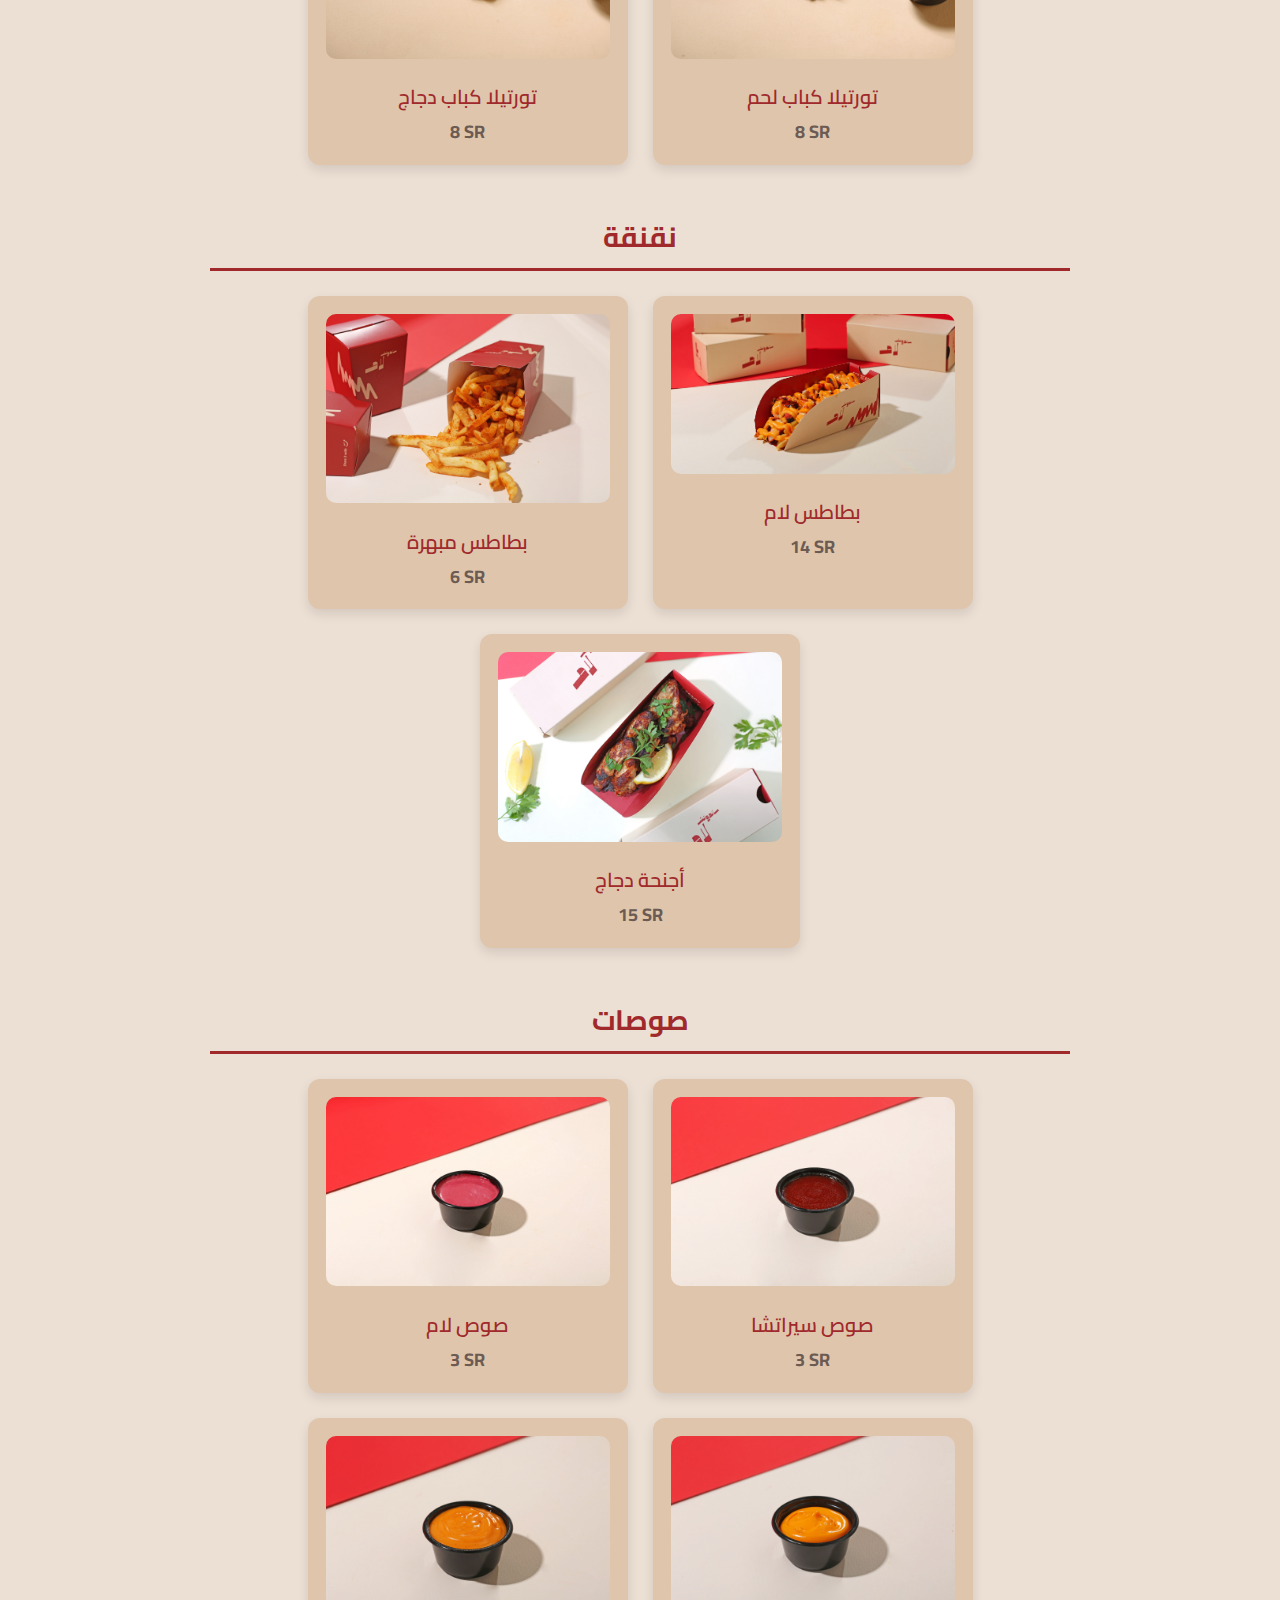
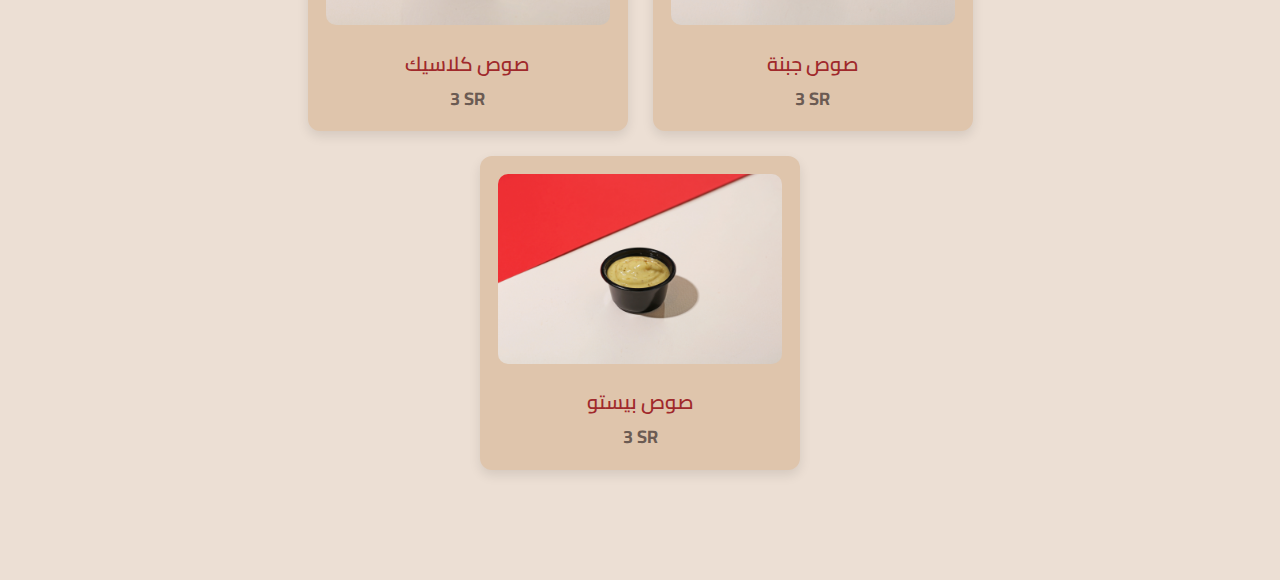
<file: menu1.html>
<!DOCTYPE html>
<html lang="ar">
<head>
    <meta charset="UTF-8">
    <meta name="viewport" content="width=device-width, initial-scale=1.0">
    <title>Menu - Sandwich Lam</title>
    <link rel="stylesheet" href="menu1.css">
    <!-- Google Font -->
    <link href="https://fonts.googleapis.com/css2?family=Poppins:wght@400;600&display=swap" rel="stylesheet">
    <!-- Font Awesome -->
    <link href="https://cdnjs.cloudflare.com/ajax/libs/font-awesome/5.15.4/css/all.min.css" rel="stylesheet">
</head>
<body>

    <a href="index1.html" class="return-btn">العودة إلى الصفحة الرئيسية</a>


    <div class="menu-container">
        <!-- Sidebar Navigation (Collapsible) -->
        <nav class="menu-sidebar" id="menuSidebar">
            <button class="close-btn" id="closeSidebarBtn">✖</button>
            <ul>
                <li><a href="#kabab-lahm">كباب لحم</a></li>
                <li><a href="#shish-tawook">شيش طاووق</a></li>
                <li><a href="#saj">صاج</a></li>
                <li><a href="#fried">مقلي</a></li>
                <li><a href="#group-meals">جمعات</a></li>
                <li><a href="#tortilla-kabab">تورتيلا كباب</a></li> <!-- New Section Added -->
                <li><a href="#snacks">نقنقة</a></li>
                <li><a href="#sauces">صوصات</a></li>
            </ul>
        </nav>

        <!-- Open Sidebar Button -->
        <button class="open-btn" id="openSidebarBtn">☰</button>

<!-- Full Menu Button Centered -->



        <!-- Main Content -->
        <main class="menu-content">
            <section id="kabab-lahm">
                <h2 class="section-title">كباب لحم</h2>
                <div class="menu-items">
                    <div class="menu-item">
                        <img src="assets/image1.jpeg" alt="ساندويش كباب لام">
                        <h3>ساندويش كباب لام</h3>
                        <p>15 SR</p>
                    </div>
                    <div class="menu-item">
                        <img src="assets/image2.jpeg" alt="ساندويتش كباب سيراتشا">
                        <h3>ساندويتش كباب سيراتشا</h3>
                        <p>14 SR</p>
                    </div>
                    <div class="menu-item">
                        <img src="assets/image3.jpeg" alt="ساندويتش كباب بيستو">
                        <h3>ساندويتش كباب بيستو</h3>
                        <p>14 SR</p>
                    </div>
                </div>
            </section>

            <section id="shish-tawook">
                <h2 class="section-title">شيش طاووق</h2>
                <div class="menu-items">
                    <div class="menu-item">
                        <img src="assets/image4.jpeg" alt="ساندويتش شيش طاووق لام">
                        <h3>ساندويتش شيش طاووق لام</h3>
                        <p>15 SR</p>
                    </div>
                    <div class="menu-item">
                        <img src="assets/image5.jpeg" alt="شيش طاووق 2">
                        <h3>ساندويتش شيش طاووق سيراتشا</h3>
                        <p>14 SR</p>
                    </div>
                    <div class="menu-item">
                        <img src="assets/image6.jpeg" alt="شيش طاووق 3">
                        <h3>ساندويتش شيش طاووق بيستو</h3>
                        <p>14 SR</p>
                    </div>
                </div>
            </section>

            <section id="saj">
                <h2 class="section-title">صاج</h2>
                <div class="menu-items">
                    <div class="menu-item">
                        <img src="assets/image7.jpeg" alt="صاج 1">
                        <h3>ساندويتش لحم وجبنة</h3>
                        <p>15 SR</p>
                    </div>
                    <div class="menu-item">
                        <img src="assets/image8.jpeg" alt="صاج 2">
                        <h3>سانويتش دجاج عالصاج</h3>
                        <p>14 SR</p>
                    </div>
                </div>
            </section>

            <section id="fried">
                <h2 class="section-title">مقلي</h2>
                <div class="menu-items">
                    <div class="menu-item">
                        <img src="assets/image9.jpeg" alt="مقلي">
                        <h3>ساندويتش كرسبي لام</h3>
                        <p>15 SR</p>
                    </div>
                </div>
            </section>

            <section id="group-meals">
                <h2 class="section-title">جمعات</h2>
                <div class="menu-items">
                    <div class="menu-item">
                        <img src="assets/image10.jpeg" alt="جمعات">
                        <h3>كرسبي لام</h3>
                        <p>84 SR</p>
                    </div>
                </div>
            </section>

            <section id="tortilla-kabab">
                <h2 class="section-title">تورتيلا كباب</h2>
                <div class="menu-items">
                    <div class="menu-item">
                        <img src="assets/image21.jpeg" alt="تورتيلا كباب دجاج">
                        <h3>تورتيلا كباب دجاج</h3>
                        <p>8 SR</p>
                    </div>
                    <div class="menu-item">
                        <img src="assets/image22.jpeg" alt="تورتيلا كباب لحم">
                        <h3>تورتيلا كباب لحم</h3>
                        <p>8 SR</p>
                    </div>
                </div>
            </section>
            

            <section id="snacks">
                <h2 class="section-title">نقنقة</h2>
                <div class="menu-items">
                    <div class="menu-item">
                        <img src="assets/image13.jpeg" alt="نقنقة 1">
                        <h3>بطاطس مبهرة</h3>
                        <p>6 SR</p>
                    </div>
                    <div class="menu-item">
                        <img src="assets/image14.jpeg" alt="نقنقة 2">
                        <h3>بطاطس لام</h3>
                        <p>14 SR</p>
                    </div>
                    <div class="menu-item">
                        <img src="assets/image15.jpeg" alt="نقنقة 3">
                        <h3>أجنحة دجاج</h3>
                        <p>15 SR</p>
                    </div>
                </div>
            </section>

            <section id="sauces">
                <h2 class="section-title">صوصات</h2>
                <div class="menu-items">
                    <div class="menu-item">
                        <img src="assets/image16.jpeg" alt="صوص 1">
                        <h3>صوص لام</h3>
                        <p>3 SR</p>
                    </div>
                    <div class="menu-item">
                        <img src="assets/image17.jpeg" alt="صوص 2">
                        <h3>صوص سيراتشا</h3>
                        <p>3 SR</p>
                    </div>
                    <div class="menu-item">
                        <img src="assets/image18.jpeg" alt="صوص 3">
                        <h3>صوص كلاسيك</h3>
                        <p>3 SR</p>
                    </div>
                    <div class="menu-item">
                        <img src="assets/image19.jpeg" alt="صوص 4">
                        <h3>صوص جبنة</h3>
                        <p>3 SR</p>
                    </div>
                    <div class="menu-item">
                        <img src="assets/image20.jpeg" alt="صوص 5">
                        <h3>صوص بيستو</h3>
                        <p>3 SR</p>
                    </div>
                </div>
            </section>
        </main>
    </div>


    <script src="menu1.js" defer></script>
</body>
</html>
</file>
<file: styles.css>
/* General Reset */
* {
    margin: 0;
    padding: 0;
    box-sizing: border-box;
}

/* Theme Colors */
:root {
    --primary-color: #a0292b; /* Deep red-brown */
    --secondary-color: #dfc5ac; /* Soft beige */
    --background-color: #ffffff; /* White background */
    --hover-color: rgba(160, 41, 43, 0.7); /* Transparent primary color */
    --secondary-text-color: #6b5b53; /* Muted text color */
    --white: #ffffff;
}

/* Body Styling */
body {
    font-family: 'Poppins', sans-serif;
    background-color: #ecdfd4;
    color: var(--secondary-text-color);
    line-height: 1.6;
    overflow-x: hidden;
}

/* Header Styling */
.main-header {
    position: fixed;
    top: 0;
    width: 100%;
    background-color: var(--secondary-color); /* Beige background for navbar */
    color: var(--primary-color); /* Deep red text */
    box-shadow: 0 4px 8px rgba(0, 0, 0, 0.1);
    z-index: 1000;
    transition: all 0.3s ease-in-out;
    padding: 0.8rem 1.5rem; /* Compact padding */
}

.main-header .container {
    display: flex;
    justify-content: space-between;
    align-items: center;
    max-width: 1200px;
    margin: 0 auto;
}

/* Logo Section */
.logo-section {
    display: flex;
    align-items: center; /* Vertically center the logo and text */
    gap: 10px; /* Add some spacing between the logo and the text */
}

.logo {
    height: 60px; /* Larger logo size */
    width: auto;
}

.cafe-name {
    font-size: 1.8rem;
    font-weight: 700;
    color: var(--primary-color); /* Deep red */
    text-transform: uppercase;
    line-height: 1; /* Prevent extra spacing around the text */
}

/* Navigation Menu (Desktop) */
.nav-links {
    list-style: none;
    display: flex;
    gap: 2rem;
    transition: all 0.3s ease-in-out;
}

.nav-links li {
    position: relative;
}

.nav-links a {
    text-decoration: none;
    font-size: 1.2rem; /* Slightly larger text */
    font-weight: 700; /* Thicker text */
    color: var(--primary-color); /* Deep red */
    transition: all 0.3s ease;
}

.nav-links a:hover {
    color: var(--hover-color); /* Slightly lighter red */
}

/* Hamburger Menu for Mobile */
.hamburger {
    display: none; /* Hidden on larger screens */
    flex-direction: column;
    gap: 5px;
    cursor: pointer;
    z-index: 1001; /* Ensure it appears above everything */
}

.hamburger .line {
    width: 30px;
    height: 3px;
    background-color: var(--primary-color); /* Deep red */
    border-radius: 2px;
    transition: all 0.3s ease-in-out;
}

/* Hamburger Menu Active State */
.hamburger.active .line:nth-child(1) {
    transform: rotate(45deg) translate(5px, 5px);
}

.hamburger.active .line:nth-child(2) {
    opacity: 0; /* Hide middle line */
}

.hamburger.active .line:nth-child(3) {
    transform: rotate(-45deg) translate(5px, -5px);
}

/* Mobile Dropdown Menu */
.nav-links.mobile {
    display: none; /* Hidden by default */
    flex-direction: column;
    position: fixed;
    top: 0;
    left: 0;
    width: 100%;
    height: 100vh;
    background-color: var(--secondary-color); /* Beige background for mobile dropdown */
    justify-content: center;
    align-items: center;
    gap: 1.5rem;
    z-index: 999;
    transform: translateY(-100%); /* Slide out of view */
    opacity: 0; /* Invisible by default */
    transition: transform 0.4s ease, opacity 0.4s ease; /* Smooth transition */
}

.nav-links.mobile.active {
    transform: translateY(0); /* Slide into view */
    opacity: 1; /* Fully visible */
    display: flex;
}

.nav-links.mobile.active li {
    opacity: 0; /* Initially hidden */
    transform: translateY(20px); /* Slight downward offset */
    animation: fadeIn 0.4s ease forwards;
}

.nav-links.mobile.active li:nth-child(1) {
    animation-delay: 0.1s; /* Delayed animation for each item */
}
.nav-links.mobile.active li:nth-child(2) {
    animation-delay: 0.2s;
}
.nav-links.mobile.active li:nth-child(3) {
    animation-delay: 0.3s;
}
.nav-links.mobile.active li:nth-child(4) {
    animation-delay: 0.4s;
}

/* Keyframes for fade-in */
@keyframes fadeIn {
    from {
        opacity: 0;
        transform: translateY(20px); /* Start slightly below */
    }
    to {
        opacity: 1;
        transform: translateY(0); /* End in place */
    }
}

.nav-links.mobile a {
    font-size: 1.4rem; /* Larger font size for mobile */
    font-weight: 700; /* Thicker text */
    color: var(--primary-color); /* Deep red text */
    text-decoration: none;
    transition: color 0.3s ease-in-out;
}

.nav-links.mobile a:hover {
    color: var(--hover-color); /* Slightly lighter red on hover */
}

/* Responsive Design */
@media (max-width: 768px) {
    .logo {
        height: 50px; /* Slightly smaller logo for mobile */
    }

    .cafe-name {
        font-size: 1.5rem; /* Adjust font size for the cafe name on mobile */
    }

    /* Show Hamburger Menu */
    .hamburger {
        display: flex;
    }

    /* Hide Desktop Navbar */
    .nav-links {
        display: none;
    }
}


/* Hero Section */
.hero {
    position: relative;
    height: 60vh; /* Set height to 60% of the viewport */
    width: 100%;
    background: url('assets/hero.jpg') center center / cover no-repeat; /* Hero background image */
    overflow: hidden;
}

.hero-overlay {
    position: absolute;
    top: 0;
    left: 0;
    width: 100%;
    height: 100%;
    display: flex;
    justify-content: center;
    align-items: center;
    background-color: rgba(0, 0, 0, 0.4); /* Slight dark overlay for contrast */
}

.hero-title {
    font-family: 'Montserrat', sans-serif; /* Modern font */
    font-size: 4rem;
    font-weight: 800; /* Bold for emphasis */
    color: var(--secondary-color); /* Soft beige for the title */
    text-transform: uppercase;
    letter-spacing: 2px; /* Subtle spacing for a clean look */
    text-align: center;
    display: inline-block;
    animation: fadeInLetter 2s ease-in-out forwards, professionalGlow 1.5s infinite alternate;
}

.hero-tagline {
    font-size: 1.5rem;
    font-weight: 400;
    color: var(--background-color); /* White text for contrast */
    margin-top: 1rem;
    animation: fadeInUp 1.5s ease-in-out forwards;
}

/* Animations */
@keyframes fadeInLetter {
    0% {
        opacity: 0;
        transform: translateY(50px); /* Slide up */
    }
    100% {
        opacity: 1;
        transform: translateY(0); /* Stop sliding */
    }
}

@keyframes fadeInUp {
    0% {
        opacity: 0;
        transform: translateY(30px); /* Slide up slightly */
    }
    100% {
        opacity: 1;
        transform: translateY(0); /* Stop sliding */
    }
}

@keyframes professionalGlow {
    0% {
        text-shadow: 0 0 5px var(--secondary-color),
                     0 0 10px rgba(255, 255, 255, 0.5),
                     0 0 15px var(--primary-color); /* Deep red-brown glow */
    }
    100% {
        text-shadow: 0 0 8px var(--secondary-color),
                     0 0 12px rgba(255, 255, 255, 0.7),
                     0 0 20px var(--primary-color); /* Brighter glow */
    }
}

/* Responsive Design */
@media (max-width: 1024px) {
    .hero-title {
        font-size: 3rem; /* Adjust title size for tablets */
        letter-spacing: 2px;
    }

    .hero-tagline {
        font-size: 1.2rem;
    }
}

@media (max-width: 768px) {
    .hero {
        height: 60vh; /* Ensure consistent height across smaller screens */
    }

    .hero-title {
        font-size: 2.5rem; /* Smaller title for mobile */
        letter-spacing: 1.5px;
    }

    .hero-tagline {
        font-size: 1rem;
    }
}

@media (max-width: 480px) {
    .hero {
        height: 60vh; /* Consistent height for small phones */
    }

    .hero-title {
        font-size: 2rem; /* Adjust title size for small phones */
        letter-spacing: 1px;
    }

    .hero-tagline {
        font-size: 0.9rem;
    }
}
/* About Us Section */
.about-us {
    padding: 6rem 2rem;
    background: linear-gradient(135deg, var(--secondary-color), #fdf8f1); /* Soft gradient */
    color: var(--primary-color);
    text-align: center;
    display: flex;
    justify-content: center;
    align-items: center;
}

/* Container */
.about-us .container {
    max-width: 1200px;
    margin: 0 auto;
}

/* About Content - Flexbox Layout */
.about-content {
    display: flex;
    align-items: center;
    justify-content: space-between;
    gap: 3rem;
}

/* About Text */
.about-text {
    flex: 1;
    text-align: left;
}

.about-text .section-title {
    font-size: 3rem;
    font-weight: 700;
    text-transform: uppercase;
    letter-spacing: 1.5px;
    margin-bottom: 1.5rem;
    color: var(--primary-color);
    opacity: 0;
    transform: translateY(30px);
    animation: fadeInUp 0.8s ease-in-out forwards;
}

.about-text .section-description {
    font-size: 1.5rem;
    font-weight: 400;
    line-height: 1.8;
    color: var(--secondary-font-color);
    margin-bottom: 1.2rem;
    opacity: 0;
    transform: translateY(30px);
    animation: fadeInUp 0.8s ease-in-out forwards;
    animation-delay: 0.3s;
}

/* About Image */
.about-image {
    flex: 1;
    display: flex;
    justify-content: center;
    align-items: center;
}

.about-image img {
    width: 100%;
    max-width: 500px;
    border-radius: 15px;
    box-shadow: 0px 8px 20px rgba(0, 0, 0, 0.1);
    opacity: 0;
    transform: scale(0.95);
    animation: fadeIn 0.8s ease-in-out forwards;
    animation-delay: 0.5s;
}

/* Animations */
@keyframes fadeInUp {
    from {
        opacity: 0;
        transform: translateY(30px);
    }
    to {
        opacity: 1;
        transform: translateY(0);
    }
}

@keyframes fadeIn {
    from {
        opacity: 0;
        transform: scale(0.95);
    }
    to {
        opacity: 1;
        transform: scale(1);
    }
}

/* 🚀 Responsive Design */
@media (max-width: 1024px) {
    .about-content {
        flex-direction: column;
        text-align: center;
    }

    .about-text {
        text-align: center;
    }

    .about-text .section-title {
        font-size: 2.5rem;
    }

    .about-text .section-description {
        font-size: 1.4rem;
    }
}

@media (max-width: 768px) {
    .about-us {
        padding: 4rem 1.5rem;
    }

    .about-text .section-title {
        font-size: 2.2rem;
    }

    .about-text .section-description {
        font-size: 1.3rem;
    }

    .about-image img {
        max-width: 400px;
    }
}

@media (max-width: 480px) {
    .about-us {
        padding: 3rem 1rem;
    }

    .about-text .section-title {
        font-size: 1.8rem;
    }

    .about-text .section-description {
        font-size: 1.2rem;
    }

    .about-image img {
        max-width: 300px;
    }
}


/* 🚀 Modern Menu Section */
.menu-section {
    position: relative;
    padding: 6rem 2rem;
    text-align: center;
    color: var(--primary-color);
    background-color: var(--secondary-color); /* Keeping the original background */
}

/* Section Title */
.menu-section .section-title {
    font-size: 3rem;
    font-weight: 700;
    text-transform: uppercase;
    letter-spacing: 1.5px;
    margin-bottom: 1.5rem;
    opacity: 0;
    transform: translateY(30px);
    animation: fadeInUp 0.8s ease-in-out forwards;
}

/* Section Description */
.menu-section .section-description {
    font-size: 1.6rem;
    font-weight: 400;
    line-height: 1.8;
    color: black;
    margin-bottom: 3rem;
    opacity: 0;
    transform: translateY(30px);
    animation: fadeInUp 0.8s ease-in-out forwards;
    animation-delay: 0.3s;
}

/* 🚀 Menu Preview Grid */
.menu-preview {
    display: flex;
    justify-content: center;
    gap: 2rem;
    margin-bottom: 3rem;
    opacity: 0;
    transform: translateY(30px);
    animation: fadeInUp 0.8s ease-in-out forwards;
    animation-delay: 0.6s;
}

.menu-item {
    position: relative;
    width: 250px;
    background: var(--white);
    padding: 1rem;
    border-radius: 12px;
    box-shadow: 0px 8px 20px rgba(0, 0, 0, 0.15);
    text-align: center;
    overflow: hidden;
    transition: transform 0.3s ease-in-out, box-shadow 0.3s ease-in-out;
}

.menu-item:hover {
    transform: translateY(-5px);
    box-shadow: 0px 12px 24px rgba(0, 0, 0, 0.2);
}

.menu-item img {
    width: 100%;
    border-radius: 8px;
    transition: transform 0.3s ease-in-out;
}

.menu-item:hover img {
    transform: scale(1.05);
}

.menu-item h3 {
    font-size: 1.5rem;
    font-weight: 600;
    color: var(--primary-color);
    margin-top: 1rem;
}

/* 🚀 Call-To-Action Button */
.menu-section .menu-button {
    display: inline-block;
    padding: 1rem 2.5rem;
    font-size: 1.4rem;
    font-weight: 600;
    text-transform: uppercase;
    color: var(--background-color);
    background-color: var(--primary-color);
    border-radius: 50px;
    text-decoration: none;
    transition: all 0.3s ease-in-out;
    box-shadow: 0 8px 15px rgba(0, 0, 0, 0.2);
    position: relative;
    overflow: hidden;
}

/* 🚀 Button Glow Effect */
.menu-button::before {
    content: "";
    position: absolute;
    top: 0;
    left: -100%;
    width: 100%;
    height: 100%;
    background: linear-gradient(90deg, rgba(255, 255, 255, 0.1), transparent);
    transition: all 0.4s ease-in-out;
}

.menu-button:hover {
    background-color: var(--hover-color);
    box-shadow: 0 12px 20px rgba(0, 0, 0, 0.3);
    transform: translateY(-3px);
}

.menu-button:hover::before {
    left: 100%;
}

/* 🌍 Responsive Design */
@media (max-width: 1024px) {
    .menu-section {
        padding: 5rem 1.5rem;
    }

    .menu-section .section-title {
        font-size: 2.5rem;
    }

    .menu-preview {
        flex-wrap: wrap;
        gap: 1.9rem; /* Slightly increased spacing */
    }

    .menu-item {
        width: 250px; /* Slightly increased size */
    }

    .menu-item img {
        width: 100%;
        height: auto;
        max-height: 170px; /* Slightly larger images */
    }

    .menu-section .menu-button {
        font-size: 1.3rem;
        padding: 1.1rem 2.2rem;
    }
}

@media (max-width: 768px) {
    .menu-section {
        padding: 4rem 1.2rem;
    }

    .menu-section .section-title {
        font-size: 2.3rem;
    }

    .menu-preview {
        flex-direction: column;
        align-items: center;
    }

    .menu-item {
        width: 270px; /* Increased size */
    }

    .menu-item img {
        max-height: 150px; /* Larger for better visibility */
    }

    .menu-section .menu-button {
        font-size: 1.2rem;
        padding: 1rem 2rem;
    }
}

@media (max-width: 480px) {
    .menu-section {
        padding: 3rem 1rem;
    }

    .menu-section .section-title {
        font-size: 2rem;
    }

    .menu-item {
        width: 230px; /* Increased for better mobile balance */
    }

    .menu-item img {
        max-height: 140px; /* Slightly bigger for mobile */
    }

    .menu-section .menu-button {
        font-size: 1.1rem;
        padding: 0.9rem 1.7rem;
    }
}


/* 🚀 Animations */
@keyframes fadeInUp {
    from {
        opacity: 0;
        transform: translateY(30px);
    }
    to {
        opacity: 1;
        transform: translateY(0);
    }
}



/* Opening Hours Section */
.opening-hours {
    padding: 5rem 2rem;
    background: linear-gradient(135deg, var(--secondary-color), #f6efe6); /* Soft gradient for a premium look */
    text-align: center;
    overflow: hidden;
}

.opening-hours .container {
    max-width: 1000px;
    margin: 0 auto;
    padding: 0 1.5rem;
    display: flex;
    flex-direction: column;
    align-items: center;
}

/* Section Title */
.opening-hours .section-title {
    font-size: 3rem;
    font-weight: 700;
    text-transform: uppercase;
    letter-spacing: 1.5px;
    margin-bottom: 1.5rem;
    color: var(--primary-color);
    opacity: 0;
    transform: translateY(30px);
    animation: fadeInUp 0.8s ease-in-out forwards;
}

/* Section Description */
.opening-hours .section-description {
    font-size: 1.6rem;
    font-weight: 400;
    line-height: 1.8;
    color: var(--secondary-font-color);
    margin-bottom: 2rem;
    opacity: 0;
    transform: translateY(30px);
    animation: fadeInUp 0.8s ease-in-out forwards;
    animation-delay: 0.3s;
}

/* Hours Card */
.hours-card {
    background: var(--white);
    padding: 2rem;
    border-radius: 12px;
    box-shadow: 0px 8px 20px rgba(0, 0, 0, 0.1);
    display: flex;
    align-items: center;
    gap: 1.5rem;
    max-width: 450px;
    margin: auto;
    opacity: 0;
    transform: translateY(30px);
    animation: fadeInUp 0.8s ease-in-out forwards;
    animation-delay: 0.6s;
    transition: transform 0.3s ease, box-shadow 0.3s ease;
}

.hours-card:hover {
    transform: translateY(-5px);
    box-shadow: 0px 12px 24px rgba(0, 0, 0, 0.15);
}

/* Clock Icon */
.hours-card .icon {
    background: var(--primary-color);
    color: var(--white);
    padding: 15px;
    border-radius: 50%;
    font-size: 1.8rem;
    display: flex;
    align-items: center;
    justify-content: center;
    width: 60px;
    height: 60px;
}

/* Hours Info */
.hours-info {
    display: flex;
    flex-direction: column;
    text-align: left;
}

.hours-info .day-name {
    font-size: 1.8rem;
    font-weight: 700;
    color: var(--primary-color);
}

.hours-info .day-time {
    font-size: 1.6rem;
    font-weight: 500;
    color: var(--secondary-font-color);
}

@media (max-width: 768px) {
    .opening-hours {
        padding: 3rem 1rem;
        text-align: center; /* Ensures text is centered */
    }

    .opening-hours .container {
        align-items: center; /* Centers content */
        text-align: center;
    }

    .opening-hours .section-title {
        font-size: 2.2rem;
        text-align: center; /* Ensures section title is centered */
    }

    .opening-hours .section-description {
        font-size: 1.4rem;
        text-align: center; /* Centers the description text */
    }

    .hours-card {
        padding: 1.5rem;
        flex-direction: column;
        text-align: center; /* Ensures hours card content is centered */
    }

    .hours-card .icon {
        width: 50px;
        height: 50px;
        font-size: 1.6rem;
        margin: 0 auto; /* Centers the icon */
    }

    .hours-info {
        text-align: center; /* Ensures all text inside is centered */
    }

    .hours-info .day-name {
        font-size: 1.6rem;
        text-align: center;
    }

    .hours-info .day-time {
        font-size: 1.4rem;
        text-align: center;
    }
}

@media (max-width: 480px) {
    .opening-hours {
        padding: 2rem 1rem;
    }

    .opening-hours .section-title {
        font-size: 2rem;
        text-align: center;
    }

    .opening-hours .section-description {
        font-size: 1.3rem;
        text-align: center;
    }

    .hours-card {
        padding: 1.2rem;
    }

    .hours-info {
        text-align: center;
    }

    .hours-info .day-name {
        font-size: 1.4rem;
    }

    .hours-info .day-time {
        font-size: 1.2rem;
    }
}


/* Location Section */
.location-section {
    position: relative;
    padding: 5rem 2rem; /* Matches padding from other sections */
    text-align: center;
    overflow: hidden; /* For animations */
    color: var(--primary-color); /* Deep red-brown text color */
    background-color: var(--secondary-color); /* Beige background color */
}

.location-section .container {
    position: relative;
    max-width: 1200px;
    margin: 0 auto;
    padding: 0 1.5rem; /* Consistent horizontal spacing */
    z-index: 1; /* Bring the content above the background */
}

.location-section .section-title {
    font-size: 2.5rem;
    font-weight: 700;
    text-transform: uppercase;
    letter-spacing: 1.5px;
    margin-bottom: 1.5rem; /* Matches spacing with descriptions */
    color: var(--primary-color); /* Deep red for the title */
    opacity: 0;
    transform: translateY(50px); /* Off-screen start */
    animation: fadeInUp 1s ease-in-out forwards;
}

.location-section .section-description {
    font-size: 1.2rem;
    font-weight: 400;
    line-height: 1.8;
    color: black; /* Black for small text */
    margin: 1rem 0 2rem 0; /* Consistent vertical spacing */
    opacity: 0;
    transform: translateY(50px); /* Off-screen start */
    animation: fadeInUp 1s ease-in-out forwards;
    animation-delay: 0.3s; /* Delayed animation for description */
}

.map-frame {
    width: 100%;
    max-width: 100%;
    height: 500px; /* Default height for the map */
    overflow: hidden;
    border-radius: 10px; /* Rounded edges */
    box-shadow: 0 8px 15px rgba(0, 0, 0, 0.2); /* Subtle shadow for depth */
    animation: fadeInUp 1s ease-in-out forwards;
    animation-delay: 0.6s; /* Staggered animation for the map */
}

.map-frame iframe {
    width: 100%;
    height: 100%;
    border: 0; /* Remove default border */
}

/* Animations */
@keyframes fadeInUp {
    from {
        opacity: 0;
        transform: translateY(50px);
    }
    to {
        opacity: 1;
        transform: translateY(0);
    }
}

/* 🌍 Responsive Design */
@media (min-width: 1024px) {
    .map-frame {
        height: 600px; /* Taller map for laptops and larger screens */
    }

    .location-section .section-title {
        font-size: 3rem; /* Matches the About Us and Footer titles */
        letter-spacing: 1.5px;
    }
}

@media (max-width: 1024px) {
    .location-section {
        padding: 4rem 1.5rem; /* Reduced padding for tablets */
    }

    .location-section .section-title {
        font-size: 2.5rem; /* Keeping title size consistent */
        letter-spacing: 1.3px;
    }

    .map-frame {
        height: 450px; /* Slightly taller map for tablets */
    }
}

@media (max-width: 768px) {
    .location-section {
        padding: 3.5rem 1.2rem; /* Adjusted padding for smaller screens */
    }

    .location-section .section-title {
        font-size: 2.2rem; /* Consistent with other sections */
        letter-spacing: 1.2px;
    }

    .map-frame {
        height: 350px; /* Adjusted height for smaller screens */
    }
}

@media (max-width: 480px) {
    .location-section {
        padding: 3rem 1rem; /* Further reduce padding for small phones */
    }

    .location-section .section-title {
        font-size: 2rem; /* Consistent with mobile font sizes */
        letter-spacing: 1px;
    }

    .map-frame {
        height: 280px; /* Slightly bigger map for a better mobile view */
    }
}


/* 🚀 Jaw-Dropping Footer Design */
.contact-footer {
    padding: 6rem 2rem;
    background: linear-gradient(135deg, var(--primary-color), #6d1c1e);
    text-align: center;
    position: relative;
    color: var(--white);
    overflow: hidden;
}

/* Animated Background Effect */
.contact-footer::before {
    content: "";
    position: absolute;
    top: -50%;
    left: -50%;
    width: 200%;
    height: 200%;
    background: radial-gradient(circle, rgba(255, 255, 255, 0.1) 10%, transparent 50%);
    animation: pulseBackground 5s infinite linear;
    opacity: 0.3;
}

/* Footer Title */
.contact-footer .footer-title {
    font-size: 3rem;
    font-weight: 700;
    text-transform: uppercase;
    letter-spacing: 2px;
    margin-bottom: 1.5rem;
    color: var(--white);
    opacity: 0;
    transform: translateY(30px);
    animation: fadeInUp 0.8s ease-in-out forwards;
}

/* Footer Description */
.contact-footer .footer-description {
    font-size: 1.6rem;
    font-weight: 400;
    line-height: 1.8;
    color: rgba(255, 255, 255, 0.8);
    margin-bottom: 2rem;
    opacity: 0;
    transform: translateY(30px);
    animation: fadeInUp 0.8s ease-in-out forwards;
    animation-delay: 0.3s;
}

/* Social Icons */
.social-icons {
    display: flex;
    justify-content: center;
    gap: 2.5rem;
    margin-top: 2rem;
    opacity: 0;
    transform: translateY(30px);
    animation: fadeInUp 0.8s ease-in-out forwards;
    animation-delay: 0.5s;
}

/* Individual Social Links */
.social-link {
    font-size: 2.8rem;
    color: var(--white);
    text-decoration: none;
    display: flex;
    align-items: center;
    justify-content: center;
    width: 65px;
    height: 65px;
    border-radius: 50%;
    transition: transform 0.3s ease-in-out, box-shadow 0.3s ease-in-out;
    position: relative;
}

/* 🚀 Glowing Hover Effect */
.social-link:hover {
    transform: scale(1.2);
    box-shadow: 0 0 15px rgba(255, 255, 255, 0.6);
}

/* WhatsApp Icon */
.whatsapp {
    background: #25D366;
    box-shadow: 0px 0px 10px rgba(37, 211, 102, 0.6);
}
.whatsapp:hover {
    box-shadow: 0px 0px 20px rgba(37, 211, 102, 0.9);
}

/* Instagram Icon */
.instagram {
    background: linear-gradient(45deg, #fccc63, #bc1888, #405de6);
    box-shadow: 0px 0px 10px rgba(188, 24, 136, 0.6);
}
.instagram:hover {
    box-shadow: 0px 0px 20px rgba(188, 24, 136, 0.9);
}

/* TikTok Icon */
.tiktok {
    background: linear-gradient(45deg, #EE1D52, #69C9D0, #010101);
    box-shadow: 0px 0px 10px rgba(238, 29, 82, 0.6);
}
.tiktok:hover {
    box-shadow: 0px 0px 20px rgba(238, 29, 82, 0.9);
}

/* Footer Bottom */
.footer-bottom {
    margin-top: 3rem;
    font-size: 1.2rem;
    color: rgba(255, 255, 255, 0.8);
    opacity: 0;
    transform: translateY(30px);
    animation: fadeInUp 0.8s ease-in-out forwards;
    animation-delay: 0.7s;
}

/* 🚀 Animations */
@keyframes fadeInUp {
    from {
        opacity: 0;
        transform: translateY(30px);
    }
    to {
        opacity: 1;
        transform: translateY(0);
    }
}

@keyframes pulseBackground {
    0% {
        transform: rotate(0deg);
    }
    100% {
        transform: rotate(360deg);
    }
}

/* 🌍 Responsive Design */
@media (max-width: 1024px) {
    .contact-footer {
        padding: 4rem 1.5rem; /* Less padding to reduce height */
    }

    .footer-title {
        font-size: 1.8rem; /* Reduced title size for a more subtle appearance */
        letter-spacing: 1px;
    }

    .footer-description {
        font-size: 1.2rem; /* Matches other section descriptions */
    }

    .social-icons {
        gap: 1.3rem;
    }

    .social-link {
        font-size: 2rem; /* Smaller icon size */
        width: 40px;
        height: 40px;
    }
}

@media (max-width: 768px) {
    .contact-footer {
        padding: 3.5rem 1.2rem;
    }

    .footer-title {
        font-size: 1.6rem; /* Even smaller for compact layouts */
    }

    .footer-description {
        font-size: 1.1rem; /* Reduced for better readability */
    }

    .social-icons {
        gap: 1rem;
    }

    .social-link {
        font-size: 2rem;
        width: 35px;
        height: 35px;
    }
}

@media (max-width: 480px) {
    .contact-footer {
        padding: 3rem 1rem;
    }

    .footer-title {
        font-size: 1.4rem; /* Significantly smaller for mobile */
    }

    .footer-description {
        font-size: 1rem; /* Smallest but still readable */
    }

    .social-icons {
        gap: 0.8rem;
    }

    .social-link {
        font-size: 2rem;
        width: 30px;
        height: 30px;
    }
}

/* Section Divider */
.section-divider {
    height: 5px; /* Thin line */
    width: 100%; /* Full width */
    background-color: var(--primary-color); /* Brown color */
    opacity: 0.6; /* Slight transparency for subtlety */
}
/* Language Switch Button */
.language-btn {
    position: absolute;
    top: 20px; /* Back to original for laptop */
    right: 20px; /* Back to original for laptop */
    background-color: var(--primary-color); /* Deep Red */
    color: var(--background-color); /* White */
    font-size: 0.9rem;
    font-weight: bold;
    text-transform: uppercase;
    padding: 8px 14px;
    border-radius: 6px;
    text-decoration: none;
    box-shadow: 0 4px 8px rgba(0, 0, 0, 0.2);
    transition: transform 0.3s ease, box-shadow 0.3s ease;
    z-index: 1100;
}

.language-btn:hover {
    transform: translateY(-2px);
    background-color: var(--hover-color); /* Slightly lighter red */
    box-shadow: 0 8px 16px rgba(0, 0, 0, 0.3);
}

/* Perfect Positioning on Mobile */
@media (max-width: 768px) {
    .language-btn {
        top: 20px; /* Keeps it perfect on mobile */
        right: 60px; /* Pushes it left on mobile */
        font-size: 0.85rem;
        padding: 7px 12px;
    }
}
</file>
<file: styles1.css>
@import url('https://fonts.googleapis.com/css2?family=Cairo:wght@300;400;700&display=swap');


/* General Reset */
* {
    margin: 0;
    padding: 0;
    box-sizing: border-box;
}

/* Theme Colors */
:root {
    --primary-color: #a0292b; /* Deep red-brown */
    --secondary-color: #dfc5ac; /* Soft beige */
    --background-color: #ffffff; /* White background */
    --hover-color: rgba(160, 41, 43, 0.7); /* Transparent primary color */
    --secondary-text-color: #6b5b53; /* Muted text color */
    --white: #ffffff;
}

/* Body Styling */
body {
    font-family: 'Cairo', sans-serif;
    background-color: #ecdfd4;
    color: var(--secondary-text-color);
    line-height: 1.6;
    overflow-x: hidden;
}

/* Header Styling */
.main-header {
    position: fixed;
    top: 0;
    width: 100%;
    background-color: var(--secondary-color); /* Beige background for navbar */
    color: var(--primary-color); /* Deep red text */
    box-shadow: 0 4px 8px rgba(0, 0, 0, 0.1);
    z-index: 1000;
    transition: all 0.3s ease-in-out;
    padding: 0.8rem 1.5rem; /* Compact padding */
}

.main-header .container {
    display: flex;
    justify-content: space-between;
    align-items: center;
    max-width: 1200px;
    margin: 0 auto;
}

/* Logo Section */
.logo-section {
    display: flex;
    align-items: center; /* Vertically center the logo and text */
    gap: 10px; /* Add some spacing between the logo and the text */
}

.logo {
    height: 60px; /* Larger logo size */
    width: auto;
}

.cafe-name {
    font-size: 1.8rem;
    font-weight: 700;
    color: var(--primary-color); /* Deep red */
    text-transform: uppercase;
    line-height: 1; /* Prevent extra spacing around the text */
}

/* Navigation Menu (Desktop) */
.nav-links {
    list-style: none;
    display: flex;
    gap: 2rem;
    transition: all 0.3s ease-in-out;
}

.nav-links li {
    position: relative;
}

.nav-links a {
    text-decoration: none;
    font-size: 1.2rem; /* Slightly larger text */
    font-weight: 700; /* Thicker text */
    color: var(--primary-color); /* Deep red */
    transition: all 0.3s ease;
}

.nav-links a:hover {
    color: var(--hover-color); /* Slightly lighter red */
}

/* Hamburger Menu for Mobile */
.hamburger {
    display: none; /* Hidden on larger screens */
    flex-direction: column;
    gap: 5px;
    cursor: pointer;
    z-index: 1001; /* Ensure it appears above everything */
}

.hamburger .line {
    width: 30px;
    height: 3px;
    background-color: var(--primary-color); /* Deep red */
    border-radius: 2px;
    transition: all 0.3s ease-in-out;
}

/* Hamburger Menu Active State */
.hamburger.active .line:nth-child(1) {
    transform: rotate(45deg) translate(5px, 5px);
}

.hamburger.active .line:nth-child(2) {
    opacity: 0; /* Hide middle line */
}

.hamburger.active .line:nth-child(3) {
    transform: rotate(-45deg) translate(5px, -5px);
}

/* Mobile Dropdown Menu */
.nav-links.mobile {
    display: none; /* Hidden by default */
    flex-direction: column;
    position: fixed;
    top: 0;
    left: 0;
    width: 100%;
    height: 100vh;
    background-color: var(--secondary-color); /* Beige background for mobile dropdown */
    justify-content: center;
    align-items: center;
    gap: 1.5rem;
    z-index: 999;
    transform: translateY(-100%); /* Slide out of view */
    opacity: 0; /* Invisible by default */
    transition: transform 0.4s ease, opacity 0.4s ease; /* Smooth transition */
}

.nav-links.mobile.active {
    transform: translateY(0); /* Slide into view */
    opacity: 1; /* Fully visible */
    display: flex;
}

.nav-links.mobile.active li {
    opacity: 0; /* Initially hidden */
    transform: translateY(20px); /* Slight downward offset */
    animation: fadeIn 0.4s ease forwards;
}

.nav-links.mobile.active li:nth-child(1) {
    animation-delay: 0.1s; /* Delayed animation for each item */
}
.nav-links.mobile.active li:nth-child(2) {
    animation-delay: 0.2s;
}
.nav-links.mobile.active li:nth-child(3) {
    animation-delay: 0.3s;
}
.nav-links.mobile.active li:nth-child(4) {
    animation-delay: 0.4s;
}

/* Keyframes for fade-in */
@keyframes fadeIn {
    from {
        opacity: 0;
        transform: translateY(20px); /* Start slightly below */
    }
    to {
        opacity: 1;
        transform: translateY(0); /* End in place */
    }
}

.nav-links.mobile a {
    font-size: 1.4rem; /* Larger font size for mobile */
    font-weight: 700; /* Thicker text */
    color: var(--primary-color); /* Deep red text */
    text-decoration: none;
    transition: color 0.3s ease-in-out;
}

.nav-links.mobile a:hover {
    color: var(--hover-color); /* Slightly lighter red on hover */
}

/* Responsive Design */
@media (max-width: 768px) {
    .logo {
        height: 50px; /* Slightly smaller logo for mobile */
    }

    .cafe-name {
        font-size: 1.5rem; /* Adjust font size for the cafe name on mobile */
    }

    /* Show Hamburger Menu */
    .hamburger {
        display: flex;
    }

    /* Hide Desktop Navbar */
    .nav-links {
        display: none;
    }
}


/* Hero Section */
.hero {
    position: relative;
    height: 60vh; /* Set height to 60% of the viewport */
    width: 100%;
    background: url('assets/hero.jpg') center center / cover no-repeat; /* Hero background image */
    overflow: hidden;
}

.hero-overlay {
    position: absolute;
    top: 0;
    left: 0;
    width: 100%;
    height: 100%;
    display: flex;
    justify-content: center;
    align-items: center;
    background-color: rgba(0, 0, 0, 0.4); /* Slight dark overlay for contrast */
}

.hero-title {
    font-family: 'Montserrat', sans-serif; /* Modern font */
    font-size: 4rem;
    font-weight: 800; /* Bold for emphasis */
    color: var(--secondary-color); /* Soft beige for the title */
    text-transform: uppercase;
    letter-spacing: 2px; /* Subtle spacing for a clean look */
    text-align: center;
    display: inline-block;
    animation: fadeInLetter 2s ease-in-out forwards, professionalGlow 1.5s infinite alternate;
}

.hero-tagline {
    font-size: 1.5rem;
    font-weight: 400;
    color: var(--background-color); /* White text for contrast */
    margin-top: 1rem;
    animation: fadeInUp 1.5s ease-in-out forwards;
}

/* Animations */
@keyframes fadeInLetter {
    0% {
        opacity: 0;
        transform: translateY(50px); /* Slide up */
    }
    100% {
        opacity: 1;
        transform: translateY(0); /* Stop sliding */
    }
}

@keyframes fadeInUp {
    0% {
        opacity: 0;
        transform: translateY(30px); /* Slide up slightly */
    }
    100% {
        opacity: 1;
        transform: translateY(0); /* Stop sliding */
    }
}

@keyframes professionalGlow {
    0% {
        text-shadow: 0 0 5px var(--secondary-color),
                     0 0 10px rgba(255, 255, 255, 0.5),
                     0 0 15px var(--primary-color); /* Deep red-brown glow */
    }
    100% {
        text-shadow: 0 0 8px var(--secondary-color),
                     0 0 12px rgba(255, 255, 255, 0.7),
                     0 0 20px var(--primary-color); /* Brighter glow */
    }
}

/* Responsive Design */
@media (max-width: 1024px) {
    .hero-title {
        font-size: 3rem; /* Adjust title size for tablets */
        letter-spacing: 2px;
    }

    .hero-tagline {
        font-size: 1.2rem;
    }
}

@media (max-width: 768px) {
    .hero {
        height: 60vh; /* Ensure consistent height across smaller screens */
    }

    .hero-title {
        font-size: 2.5rem; /* Smaller title for mobile */
        letter-spacing: 1.5px;
    }

    .hero-tagline {
        font-size: 1rem;
    }
}

@media (max-width: 480px) {
    .hero {
        height: 60vh; /* Consistent height for small phones */
    }

    .hero-title {
        font-size: 2rem; /* Adjust title size for small phones */
        letter-spacing: 1px;
    }

    .hero-tagline {
        font-size: 0.9rem;
    }
}
/* About Us Section */
.about-us {
    padding: 6rem 2rem;
    background: linear-gradient(135deg, var(--secondary-color), #fdf8f1); /* Soft gradient */
    color: var(--primary-color);
    text-align: center;
    display: flex;
    justify-content: center;
    align-items: center;
}

/* Container */
.about-us .container {
    max-width: 1200px;
    margin: 0 auto;
}

/* About Content - Flexbox Layout */
.about-content {
    display: flex;
    align-items: center;
    justify-content: space-between;
    gap: 3rem;
}

/* About Text */
.about-text {
    flex: 1;
    text-align: left;
}

.about-text .section-title {
    font-size: 3rem;
    font-weight: 700;
    text-transform: uppercase;
    letter-spacing: 1.5px;
    margin-bottom: 1.5rem;
    color: var(--primary-color);
    opacity: 0;
    transform: translateY(30px);
    animation: fadeInUp 0.8s ease-in-out forwards;
}

.about-text .section-description {
    font-size: 1.5rem;
    font-weight: 400;
    line-height: 1.8;
    color: var(--secondary-font-color);
    margin-bottom: 1.2rem;
    opacity: 0;
    transform: translateY(30px);
    animation: fadeInUp 0.8s ease-in-out forwards;
    animation-delay: 0.3s;
}

/* About Image */
.about-image {
    flex: 1;
    display: flex;
    justify-content: center;
    align-items: center;
}

.about-image img {
    width: 100%;
    max-width: 500px;
    border-radius: 15px;
    box-shadow: 0px 8px 20px rgba(0, 0, 0, 0.1);
    opacity: 0;
    transform: scale(0.95);
    animation: fadeIn 0.8s ease-in-out forwards;
    animation-delay: 0.5s;
}

/* Animations */
@keyframes fadeInUp {
    from {
        opacity: 0;
        transform: translateY(30px);
    }
    to {
        opacity: 1;
        transform: translateY(0);
    }
}

@keyframes fadeIn {
    from {
        opacity: 0;
        transform: scale(0.95);
    }
    to {
        opacity: 1;
        transform: scale(1);
    }
}

/* 🚀 Responsive Design */
@media (max-width: 1024px) {
    .about-content {
        flex-direction: column;
        text-align: center;
    }

    .about-text {
        text-align: center;
    }

    .about-text .section-title {
        font-size: 2.5rem;
    }

    .about-text .section-description {
        font-size: 1.4rem;
    }
}

@media (max-width: 768px) {
    .about-us {
        padding: 4rem 1.5rem;
    }

    .about-text .section-title {
        font-size: 2.2rem;
    }

    .about-text .section-description {
        font-size: 1.3rem;
    }

    .about-image img {
        max-width: 400px;
    }
}

@media (max-width: 480px) {
    .about-us {
        padding: 3rem 1rem;
    }

    .about-text .section-title {
        font-size: 1.8rem;
    }

    .about-text .section-description {
        font-size: 1.2rem;
    }

    .about-image img {
        max-width: 300px;
    }
}


/* 🚀 Modern Menu Section */
.menu-section {
    position: relative;
    padding: 6rem 2rem;
    text-align: center;
    color: var(--primary-color);
    background-color: var(--secondary-color); /* Keeping the original background */
}

/* Section Title */
.menu-section .section-title {
    font-size: 3rem;
    font-weight: 700;
    text-transform: uppercase;
    letter-spacing: 1.5px;
    margin-bottom: 1.5rem;
    opacity: 0;
    transform: translateY(30px);
    animation: fadeInUp 0.8s ease-in-out forwards;
}

/* Section Description */
.menu-section .section-description {
    font-size: 1.6rem;
    font-weight: 400;
    line-height: 1.8;
    color: black;
    margin-bottom: 3rem;
    opacity: 0;
    transform: translateY(30px);
    animation: fadeInUp 0.8s ease-in-out forwards;
    animation-delay: 0.3s;
}

/* 🚀 Menu Preview Grid */
.menu-preview {
    display: flex;
    justify-content: center;
    gap: 2rem;
    margin-bottom: 3rem;
    opacity: 0;
    transform: translateY(30px);
    animation: fadeInUp 0.8s ease-in-out forwards;
    animation-delay: 0.6s;
}

.menu-item {
    position: relative;
    width: 250px;
    background: var(--white);
    padding: 1rem;
    border-radius: 12px;
    box-shadow: 0px 8px 20px rgba(0, 0, 0, 0.15);
    text-align: center;
    overflow: hidden;
    transition: transform 0.3s ease-in-out, box-shadow 0.3s ease-in-out;
}

.menu-item:hover {
    transform: translateY(-5px);
    box-shadow: 0px 12px 24px rgba(0, 0, 0, 0.2);
}

.menu-item img {
    width: 100%;
    border-radius: 8px;
    transition: transform 0.3s ease-in-out;
}

.menu-item:hover img {
    transform: scale(1.05);
}

.menu-item h3 {
    font-size: 1.5rem;
    font-weight: 600;
    color: var(--primary-color);
    margin-top: 1rem;
}

/* 🚀 Call-To-Action Button */
.menu-section .menu-button {
    display: inline-block;
    padding: 1rem 2.5rem;
    font-size: 1.4rem;
    font-weight: 600;
    text-transform: uppercase;
    color: var(--background-color);
    background-color: var(--primary-color);
    border-radius: 50px;
    text-decoration: none;
    transition: all 0.3s ease-in-out;
    box-shadow: 0 8px 15px rgba(0, 0, 0, 0.2);
    position: relative;
    overflow: hidden;
}

/* 🚀 Button Glow Effect */
.menu-button::before {
    content: "";
    position: absolute;
    top: 0;
    left: -100%;
    width: 100%;
    height: 100%;
    background: linear-gradient(90deg, rgba(255, 255, 255, 0.1), transparent);
    transition: all 0.4s ease-in-out;
}

.menu-button:hover {
    background-color: var(--hover-color);
    box-shadow: 0 12px 20px rgba(0, 0, 0, 0.3);
    transform: translateY(-3px);
}

.menu-button:hover::before {
    left: 100%;
}

/* 🌍 Responsive Design */
@media (max-width: 1024px) {
    .menu-section {
        padding: 5rem 1.5rem;
    }

    .menu-section .section-title {
        font-size: 2.5rem;
    }

    .menu-preview {
        flex-wrap: wrap;
        gap: 1.9rem; /* Slightly increased spacing */
    }

    .menu-item {
        width: 250px; /* Slightly increased size */
    }

    .menu-item img {
        width: 100%;
        height: auto;
        max-height: 170px; /* Slightly larger images */
    }

    .menu-section .menu-button {
        font-size: 1.3rem;
        padding: 1.1rem 2.2rem;
    }
}

@media (max-width: 768px) {
    .menu-section {
        padding: 4rem 1.2rem;
    }

    .menu-section .section-title {
        font-size: 2.3rem;
    }

    .menu-preview {
        flex-direction: column;
        align-items: center;
    }

    .menu-item {
        width: 270px; /* Increased size */
    }

    .menu-item img {
        max-height: 150px; /* Larger for better visibility */
    }

    .menu-section .menu-button {
        font-size: 1.2rem;
        padding: 1rem 2rem;
    }
}

@media (max-width: 480px) {
    .menu-section {
        padding: 3rem 1rem;
    }

    .menu-section .section-title {
        font-size: 2rem;
    }

    .menu-item {
        width: 230px; /* Increased for better mobile balance */
    }

    .menu-item img {
        max-height: 140px; /* Slightly bigger for mobile */
    }

    .menu-section .menu-button {
        font-size: 1.1rem;
        padding: 0.9rem 1.7rem;
    }
}


/* 🚀 Animations */
@keyframes fadeInUp {
    from {
        opacity: 0;
        transform: translateY(30px);
    }
    to {
        opacity: 1;
        transform: translateY(0);
    }
}



/* Opening Hours Section */
.opening-hours {
    padding: 5rem 2rem;
    background: linear-gradient(135deg, var(--secondary-color), #f6efe6); /* Soft gradient for a premium look */
    text-align: center;
    overflow: hidden;
}

.opening-hours .container {
    max-width: 1000px;
    margin: 0 auto;
    padding: 0 1.5rem;
    display: flex;
    flex-direction: column;
    align-items: center;
}

/* Section Title */
.opening-hours .section-title {
    font-size: 3rem;
    font-weight: 700;
    text-transform: uppercase;
    letter-spacing: 1.5px;
    margin-bottom: 1.5rem;
    color: var(--primary-color);
    opacity: 0;
    transform: translateY(30px);
    animation: fadeInUp 0.8s ease-in-out forwards;
}

/* Section Description */
.opening-hours .section-description {
    font-size: 1.6rem;
    font-weight: 400;
    line-height: 1.8;
    color: var(--secondary-font-color);
    margin-bottom: 2rem;
    opacity: 0;
    transform: translateY(30px);
    animation: fadeInUp 0.8s ease-in-out forwards;
    animation-delay: 0.3s;
}

/* Hours Card */
.hours-card {
    background: var(--white);
    padding: 2rem;
    border-radius: 12px;
    box-shadow: 0px 8px 20px rgba(0, 0, 0, 0.1);
    display: flex;
    align-items: center;
    gap: 1.5rem;
    max-width: 450px;
    margin: auto;
    opacity: 0;
    transform: translateY(30px);
    animation: fadeInUp 0.8s ease-in-out forwards;
    animation-delay: 0.6s;
    transition: transform 0.3s ease, box-shadow 0.3s ease;
}

.hours-card:hover {
    transform: translateY(-5px);
    box-shadow: 0px 12px 24px rgba(0, 0, 0, 0.15);
}

/* Clock Icon */
.hours-card .icon {
    background: var(--primary-color);
    color: var(--white);
    padding: 15px;
    border-radius: 50%;
    font-size: 1.8rem;
    display: flex;
    align-items: center;
    justify-content: center;
    width: 60px;
    height: 60px;
}

/* Hours Info */
.hours-info {
    display: flex;
    flex-direction: column;
    text-align: left;
}

.hours-info .day-name {
    font-size: 1.8rem;
    font-weight: 700;
    color: var(--primary-color);
}

.hours-info .day-time {
    font-size: 1.6rem;
    font-weight: 500;
    color: var(--secondary-font-color);
}

@media (max-width: 768px) {
    .opening-hours {
        padding: 3rem 1rem;
        text-align: center; /* Ensures text is centered */
    }

    .opening-hours .container {
        align-items: center; /* Centers content */
        text-align: center;
    }

    .opening-hours .section-title {
        font-size: 2.2rem;
        text-align: center; /* Ensures section title is centered */
    }

    .opening-hours .section-description {
        font-size: 1.4rem;
        text-align: center; /* Centers the description text */
    }

    .hours-card {
        padding: 1.5rem;
        flex-direction: column;
        text-align: center; /* Ensures hours card content is centered */
    }

    .hours-card .icon {
        width: 50px;
        height: 50px;
        font-size: 1.6rem;
        margin: 0 auto; /* Centers the icon */
    }

    .hours-info {
        text-align: center; /* Ensures all text inside is centered */
    }

    .hours-info .day-name {
        font-size: 1.6rem;
        text-align: center;
    }

    .hours-info .day-time {
        font-size: 1.4rem;
        text-align: center;
    }
}

@media (max-width: 480px) {
    .opening-hours {
        padding: 2rem 1rem;
    }

    .opening-hours .section-title {
        font-size: 2rem;
        text-align: center;
    }

    .opening-hours .section-description {
        font-size: 1.3rem;
        text-align: center;
    }

    .hours-card {
        padding: 1.2rem;
    }

    .hours-info {
        text-align: center;
    }

    .hours-info .day-name {
        font-size: 1.4rem;
    }

    .hours-info .day-time {
        font-size: 1.2rem;
    }
}


/* Location Section */
.location-section {
    position: relative;
    padding: 5rem 2rem; /* Matches padding from other sections */
    text-align: center;
    overflow: hidden; /* For animations */
    color: var(--primary-color); /* Deep red-brown text color */
    background-color: var(--secondary-color); /* Beige background color */
}

.location-section .container {
    position: relative;
    max-width: 1200px;
    margin: 0 auto;
    padding: 0 1.5rem; /* Consistent horizontal spacing */
    z-index: 1; /* Bring the content above the background */
}

.location-section .section-title {
    font-size: 2.5rem;
    font-weight: 700;
    text-transform: uppercase;
    letter-spacing: 1.5px;
    margin-bottom: 1.5rem; /* Matches spacing with descriptions */
    color: var(--primary-color); /* Deep red for the title */
    opacity: 0;
    transform: translateY(50px); /* Off-screen start */
    animation: fadeInUp 1s ease-in-out forwards;
}

.location-section .section-description {
    font-size: 1.2rem;
    font-weight: 400;
    line-height: 1.8;
    color: black; /* Black for small text */
    margin: 1rem 0 2rem 0; /* Consistent vertical spacing */
    opacity: 0;
    transform: translateY(50px); /* Off-screen start */
    animation: fadeInUp 1s ease-in-out forwards;
    animation-delay: 0.3s; /* Delayed animation for description */
}

.map-frame {
    width: 100%;
    max-width: 100%;
    height: 500px; /* Default height for the map */
    overflow: hidden;
    border-radius: 10px; /* Rounded edges */
    box-shadow: 0 8px 15px rgba(0, 0, 0, 0.2); /* Subtle shadow for depth */
    animation: fadeInUp 1s ease-in-out forwards;
    animation-delay: 0.6s; /* Staggered animation for the map */
}

.map-frame iframe {
    width: 100%;
    height: 100%;
    border: 0; /* Remove default border */
}

/* Animations */
@keyframes fadeInUp {
    from {
        opacity: 0;
        transform: translateY(50px);
    }
    to {
        opacity: 1;
        transform: translateY(0);
    }
}

/* 🌍 Responsive Design */
@media (min-width: 1024px) {
    .map-frame {
        height: 600px; /* Taller map for laptops and larger screens */
    }

    .location-section .section-title {
        font-size: 3rem; /* Matches the About Us and Footer titles */
        letter-spacing: 1.5px;
    }
}

@media (max-width: 1024px) {
    .location-section {
        padding: 4rem 1.5rem; /* Reduced padding for tablets */
    }

    .location-section .section-title {
        font-size: 2.5rem; /* Keeping title size consistent */
        letter-spacing: 1.3px;
    }

    .map-frame {
        height: 450px; /* Slightly taller map for tablets */
    }
}

@media (max-width: 768px) {
    .location-section {
        padding: 3.5rem 1.2rem; /* Adjusted padding for smaller screens */
    }

    .location-section .section-title {
        font-size: 2.2rem; /* Consistent with other sections */
        letter-spacing: 1.2px;
    }

    .map-frame {
        height: 350px; /* Adjusted height for smaller screens */
    }
}

@media (max-width: 480px) {
    .location-section {
        padding: 3rem 1rem; /* Further reduce padding for small phones */
    }

    .location-section .section-title {
        font-size: 2rem; /* Consistent with mobile font sizes */
        letter-spacing: 1px;
    }

    .map-frame {
        height: 280px; /* Slightly bigger map for a better mobile view */
    }
}


/* 🚀 Jaw-Dropping Footer Design */
.contact-footer {
    padding: 6rem 2rem;
    background: linear-gradient(135deg, var(--primary-color), #6d1c1e);
    text-align: center;
    position: relative;
    color: var(--white);
    overflow: hidden;
}

/* Animated Background Effect */
.contact-footer::before {
    content: "";
    position: absolute;
    top: -50%;
    left: -50%;
    width: 200%;
    height: 200%;
    background: radial-gradient(circle, rgba(255, 255, 255, 0.1) 10%, transparent 50%);
    animation: pulseBackground 5s infinite linear;
    opacity: 0.3;
}

/* Footer Title */
.contact-footer .footer-title {
    font-size: 3rem;
    font-weight: 700;
    text-transform: uppercase;
    letter-spacing: 2px;
    margin-bottom: 1.5rem;
    color: var(--white);
    opacity: 0;
    transform: translateY(30px);
    animation: fadeInUp 0.8s ease-in-out forwards;
}

/* Footer Description */
.contact-footer .footer-description {
    font-size: 1.6rem;
    font-weight: 400;
    line-height: 1.8;
    color: rgba(255, 255, 255, 0.8);
    margin-bottom: 2rem;
    opacity: 0;
    transform: translateY(30px);
    animation: fadeInUp 0.8s ease-in-out forwards;
    animation-delay: 0.3s;
}

/* Social Icons */
.social-icons {
    display: flex;
    justify-content: center;
    gap: 2.5rem;
    margin-top: 2rem;
    opacity: 0;
    transform: translateY(30px);
    animation: fadeInUp 0.8s ease-in-out forwards;
    animation-delay: 0.5s;
}

/* Individual Social Links */
.social-link {
    font-size: 2.8rem;
    color: var(--white);
    text-decoration: none;
    display: flex;
    align-items: center;
    justify-content: center;
    width: 65px;
    height: 65px;
    border-radius: 50%;
    transition: transform 0.3s ease-in-out, box-shadow 0.3s ease-in-out;
    position: relative;
}

/* 🚀 Glowing Hover Effect */
.social-link:hover {
    transform: scale(1.2);
    box-shadow: 0 0 15px rgba(255, 255, 255, 0.6);
}

/* WhatsApp Icon */
.whatsapp {
    background: #25D366;
    box-shadow: 0px 0px 10px rgba(37, 211, 102, 0.6);
}
.whatsapp:hover {
    box-shadow: 0px 0px 20px rgba(37, 211, 102, 0.9);
}

/* Instagram Icon */
.instagram {
    background: linear-gradient(45deg, #fccc63, #bc1888, #405de6);
    box-shadow: 0px 0px 10px rgba(188, 24, 136, 0.6);
}
.instagram:hover {
    box-shadow: 0px 0px 20px rgba(188, 24, 136, 0.9);
}

/* TikTok Icon */
.tiktok {
    background: linear-gradient(45deg, #EE1D52, #69C9D0, #010101);
    box-shadow: 0px 0px 10px rgba(238, 29, 82, 0.6);
}
.tiktok:hover {
    box-shadow: 0px 0px 20px rgba(238, 29, 82, 0.9);
}

/* Footer Bottom */
.footer-bottom {
    margin-top: 3rem;
    font-size: 1.2rem;
    color: rgba(255, 255, 255, 0.8);
    opacity: 0;
    transform: translateY(30px);
    animation: fadeInUp 0.8s ease-in-out forwards;
    animation-delay: 0.7s;
}

/* 🚀 Animations */
@keyframes fadeInUp {
    from {
        opacity: 0;
        transform: translateY(30px);
    }
    to {
        opacity: 1;
        transform: translateY(0);
    }
}

@keyframes pulseBackground {
    0% {
        transform: rotate(0deg);
    }
    100% {
        transform: rotate(360deg);
    }
}

/* 🌍 Responsive Design */
@media (max-width: 1024px) {
    .contact-footer {
        padding: 4rem 1.5rem; /* Less padding to reduce height */
    }

    .footer-title {
        font-size: 1.8rem; /* Reduced title size for a more subtle appearance */
        letter-spacing: 1px;
    }

    .footer-description {
        font-size: 1.2rem; /* Matches other section descriptions */
    }

    .social-icons {
        gap: 1.3rem;
    }

    .social-link {
        font-size: 2rem; /* Smaller icon size */
        width: 40px;
        height: 40px;
    }
}

@media (max-width: 768px) {
    .contact-footer {
        padding: 3.5rem 1.2rem;
    }

    .footer-title {
        font-size: 1.6rem; /* Even smaller for compact layouts */
    }

    .footer-description {
        font-size: 1.1rem; /* Reduced for better readability */
    }

    .social-icons {
        gap: 1rem;
    }

    .social-link {
        font-size: 2rem;
        width: 35px;
        height: 35px;
    }
}

@media (max-width: 480px) {
    .contact-footer {
        padding: 3rem 1rem;
    }

    .footer-title {
        font-size: 1.4rem; /* Significantly smaller for mobile */
    }

    .footer-description {
        font-size: 1rem; /* Smallest but still readable */
    }

    .social-icons {
        gap: 0.8rem;
    }

    .social-link {
        font-size: 2rem;
        width: 30px;
        height: 30px;
    }
}

/* Section Divider */
.section-divider {
    height: 5px; /* Thin line */
    width: 100%; /* Full width */
    background-color: var(--primary-color); /* Brown color */
    opacity: 0.6; /* Slight transparency for subtlety */
}
/* Language Switch Button */
.language-btn {
    position: absolute;
    top: 20px; /* Back to original for laptop */
    right: 20px; /* Back to original for laptop */
    background-color: var(--primary-color); /* Deep Red */
    color: var(--background-color); /* White */
    font-size: 0.9rem;
    font-weight: bold;
    text-transform: uppercase;
    padding: 8px 14px;
    border-radius: 6px;
    text-decoration: none;
    box-shadow: 0 4px 8px rgba(0, 0, 0, 0.2);
    transition: transform 0.3s ease, box-shadow 0.3s ease;
    z-index: 1100;
}

.language-btn:hover {
    transform: translateY(-2px);
    background-color: var(--hover-color); /* Slightly lighter red */
    box-shadow: 0 8px 16px rgba(0, 0, 0, 0.3);
}

/* Perfect Positioning on Mobile */
@media (max-width: 768px) {
    .language-btn {
        top: 20px; /* Keeps it perfect on mobile */
        right: 60px; /* Pushes it left on mobile */
        font-size: 0.85rem;
        padding: 7px 12px;
    }
}
</file>
<file: menu.css>
/* General Reset */
* {
    margin: 0;
    padding: 0;
    box-sizing: border-box;
}

/* Theme Colors */
:root {
    --primary-color: #a0292b; /* Deep red-brown */
    --secondary-color: #dfc5ac; /* Soft beige */
    --background-color: #ffffff; /* White background */
    --hover-color: rgba(160, 41, 43, 0.85); /* Slightly darker red hover */
    --secondary-text-color: #6b5b53; /* Muted text color */
    --white: #ffffff;
    --shadow-color: rgba(0, 0, 0, 0.1);
}

/* Body Styling */
body {
    font-family: 'Poppins', sans-serif;
    background-color: #ecdfd4;
    color: var(--secondary-text-color);
    line-height: 1.6;
    overflow-x: hidden;
    padding: 0 20px;
}

/* Return Button - Top Right */
.return-btn {
    position: absolute;
    top: 20px;
    right: 20px;
    background-color: var(--primary-color);
    color: var(--white);
    text-decoration: none;
    padding: 12px 20px;
    border-radius: 8px;
    font-weight: 600;
    transition: background 0.3s ease, transform 0.2s ease-in-out;
    box-shadow: 0px 4px 8px var(--shadow-color);
}

.return-btn:hover {
    background-color: var(--hover-color);
    transform: scale(1.05);
}

/* Menu Container */
.menu-container {
    display: flex;
    max-width: 1200px;
    margin: 60px auto 20px;
    padding: 20px;
    gap: 30px;
    justify-content: center;
}

/* Sidebar Navigation */
.menu-sidebar {
    position: fixed;
    left: 0;
    top: 0;
    height: 100vh;
    width: 260px;
    background-color: var(--primary-color);
    padding-top: 60px;
    transform: translateX(-100%);
    transition: transform 0.4s ease-in-out;
    z-index: 1000;
    box-shadow: 4px 0px 10px var(--shadow-color);
}

.menu-sidebar.active {
    transform: translateX(0);
}

.menu-sidebar ul {
    list-style: none;
    padding: 0;
}

.menu-sidebar ul li {
    text-align: center;
    margin-bottom: 15px;
}

.menu-sidebar ul li a {
    text-decoration: none;
    color: var(--white);
    font-size: 18px;
    font-weight: 600;
    padding: 15px 20px;
    display: block;
    transition: background 0.3s ease-in-out, transform 0.2s ease-in-out;
}

.menu-sidebar ul li a:hover {
    background-color: var(--hover-color);
    transform: scale(1.05);
}

/* Sidebar Toggle Buttons */
.open-btn, .close-btn {
    position: fixed;
    top: 20px;
    left: 20px;
    background-color: var(--primary-color);
    color: var(--white);
    border: none;
    padding: 12px;
    cursor: pointer;
    font-size: 20px;
    border-radius: 50%;
    transition: background 0.3s ease-in-out, transform 0.2s ease-in-out;
    box-shadow: 0px 4px 6px var(--shadow-color);
    z-index: 1100;
}

.open-btn:hover, .close-btn:hover {
    background-color: var(--hover-color);
    transform: scale(1.1);
}

.close-btn {
    display: none;
}

/* Main Menu Content */
.menu-content {
    flex: 1;
    padding: 20px;
    max-width: 900px;
    margin: auto;
}

/* Section Styling */
.section-title {
    font-size: 28px;
    font-weight: 700;
    color: var(--primary-color);
    text-align: center;
    margin-bottom: 25px;
    padding-bottom: 8px;
    border-bottom: 3px solid var(--primary-color);
    letter-spacing: 1px;
}

/* Menu Items - Always Centered */
.menu-items {
    display: flex;
    flex-wrap: wrap;
    justify-content: center;
    gap: 25px;
    margin-bottom: 50px;
}

/* Menu Card Design */
.menu-item {
    background-color: var(--secondary-color);
    padding: 18px;
    border-radius: 12px;
    box-shadow: 0px 5px 12px var(--shadow-color);
    text-align: center;
    transition: transform 0.3s ease-in-out, box-shadow 0.3s ease-in-out;
    position: relative;
    overflow: hidden;
    max-width: 320px;
    flex: 1 1 300px;
}

.menu-item:hover {
    transform: translateY(-6px);
    box-shadow: 0px 8px 16px rgba(0, 0, 0, 0.15);
}

.menu-item img {
    width: 100%;
    height: auto;
    border-radius: 10px;
    transition: transform 0.3s ease-in-out;
}

.menu-item:hover img {
    transform: scale(1.05);
}

.menu-item h3 {
    font-size: 20px;
    font-weight: 600;
    color: var(--primary-color);
    margin-top: 15px;
}

.menu-item p {
    font-size: 18px;
    font-weight: 700;
    color: var(--secondary-text-color);
    margin-top: 5px;
}

/* Responsive Design */
@media (max-width: 768px) {
    .menu-container {
        flex-direction: column;
        padding: 10px;
    }

    .menu-content {
        padding: 10px;
    }

    .menu-items {
        flex-direction: column;
        align-items: center;
    }

    .menu-sidebar {
        width: 220px;
    }

    .open-btn {
        top: 15px;
        left: 15px;
    }

    .close-btn {
        left: 200px;
    }

    .return-btn {
        top: 15px;
        right: 15px;
        padding: 10px 16px;
    }
}
</file>
<file: menu1.css>
@import url('https://fonts.googleapis.com/css2?family=Cairo:wght@300;400;700&display=swap');


/* General Reset */
* {
    margin: 0;
    padding: 0;
    box-sizing: border-box;
}

/* Theme Colors */
:root {
    --primary-color: #a0292b; /* Deep red-brown */
    --secondary-color: #dfc5ac; /* Soft beige */
    --background-color: #ffffff; /* White background */
    --hover-color: rgba(160, 41, 43, 0.85); /* Slightly darker red hover */
    --secondary-text-color: #6b5b53; /* Muted text color */
    --white: #ffffff;
    --shadow-color: rgba(0, 0, 0, 0.1);
}

/* Body Styling */
body {
    font-family: 'Cairo', sans-serif;
    background-color: #ecdfd4;
    color: var(--secondary-text-color);
    line-height: 1.6;
    overflow-x: hidden;
    padding: 0 20px;
}

/* Return Button - Top Right */
.return-btn {
    position: absolute;
    top: 20px;
    right: 20px;
    background-color: var(--primary-color);
    color: var(--white);
    text-decoration: none;
    padding: 12px 20px;
    border-radius: 8px;
    font-weight: 600;
    transition: background 0.3s ease, transform 0.2s ease-in-out;
    box-shadow: 0px 4px 8px var(--shadow-color);
}

.return-btn:hover {
    background-color: var(--hover-color);
    transform: scale(1.05);
}

/* Menu Container */
.menu-container {
    display: flex;
    max-width: 1200px;
    margin: 60px auto 20px;
    padding: 20px;
    gap: 30px;
    justify-content: center;
}

/* Sidebar Navigation */
.menu-sidebar {
    position: fixed;
    left: 0;
    top: 0;
    height: 100vh;
    width: 260px;
    background-color: var(--primary-color);
    padding-top: 60px;
    transform: translateX(-100%);
    transition: transform 0.4s ease-in-out;
    z-index: 1000;
    box-shadow: 4px 0px 10px var(--shadow-color);
}

.menu-sidebar.active {
    transform: translateX(0);
}

.menu-sidebar ul {
    list-style: none;
    padding: 0;
}

.menu-sidebar ul li {
    text-align: center;
    margin-bottom: 15px;
}

.menu-sidebar ul li a {
    text-decoration: none;
    color: var(--white);
    font-size: 18px;
    font-weight: 600;
    padding: 15px 20px;
    display: block;
    transition: background 0.3s ease-in-out, transform 0.2s ease-in-out;
}

.menu-sidebar ul li a:hover {
    background-color: var(--hover-color);
    transform: scale(1.05);
}

/* Sidebar Toggle Buttons */
.open-btn, .close-btn {
    position: fixed;
    top: 20px;
    left: 20px;
    background-color: var(--primary-color);
    color: var(--white);
    border: none;
    padding: 12px;
    cursor: pointer;
    font-size: 20px;
    border-radius: 50%;
    transition: background 0.3s ease-in-out, transform 0.2s ease-in-out;
    box-shadow: 0px 4px 6px var(--shadow-color);
    z-index: 1100;
}

.open-btn:hover, .close-btn:hover {
    background-color: var(--hover-color);
    transform: scale(1.1);
}

.close-btn {
    display: none;
}

/* Main Menu Content */
.menu-content {
    flex: 1;
    padding: 20px;
    max-width: 900px;
    margin: auto;
}

/* Section Styling */
.section-title {
    font-size: 28px;
    font-weight: 700;
    color: var(--primary-color);
    text-align: center;
    margin-bottom: 25px;
    padding-bottom: 8px;
    border-bottom: 3px solid var(--primary-color);
    letter-spacing: 1px;
}

/* Menu Items - Always Centered */
.menu-items {
    display: flex;
    flex-wrap: wrap;
    justify-content: center;
    gap: 25px;
    margin-bottom: 50px;
}

/* Menu Card Design */
.menu-item {
    background-color: var(--secondary-color);
    padding: 18px;
    border-radius: 12px;
    box-shadow: 0px 5px 12px var(--shadow-color);
    text-align: center;
    transition: transform 0.3s ease-in-out, box-shadow 0.3s ease-in-out;
    position: relative;
    overflow: hidden;
    max-width: 320px;
    flex: 1 1 300px;
}

.menu-item:hover {
    transform: translateY(-6px);
    box-shadow: 0px 8px 16px rgba(0, 0, 0, 0.15);
}

.menu-item img {
    width: 100%;
    height: auto;
    border-radius: 10px;
    transition: transform 0.3s ease-in-out;
}

.menu-item:hover img {
    transform: scale(1.05);
}

.menu-item h3 {
    font-size: 20px;
    font-weight: 600;
    color: var(--primary-color);
    margin-top: 15px;
}

.menu-item p {
    font-size: 18px;
    font-weight: 700;
    color: var(--secondary-text-color);
    margin-top: 5px;
}

/* Responsive Design */
@media (max-width: 768px) {
    .menu-container {
        flex-direction: column;
        padding: 10px;
    }

    .menu-content {
        padding: 10px;
    }

    .menu-items {
        flex-direction: column;
        align-items: center;
    }

    .menu-sidebar {
        width: 220px;
    }

    .open-btn {
        top: 15px;
        left: 15px;
    }

    .close-btn {
        left: 200px;
    }

    .return-btn {
        top: 15px;
        right: 15px;
        padding: 10px 16px;
    }
}
</file>
